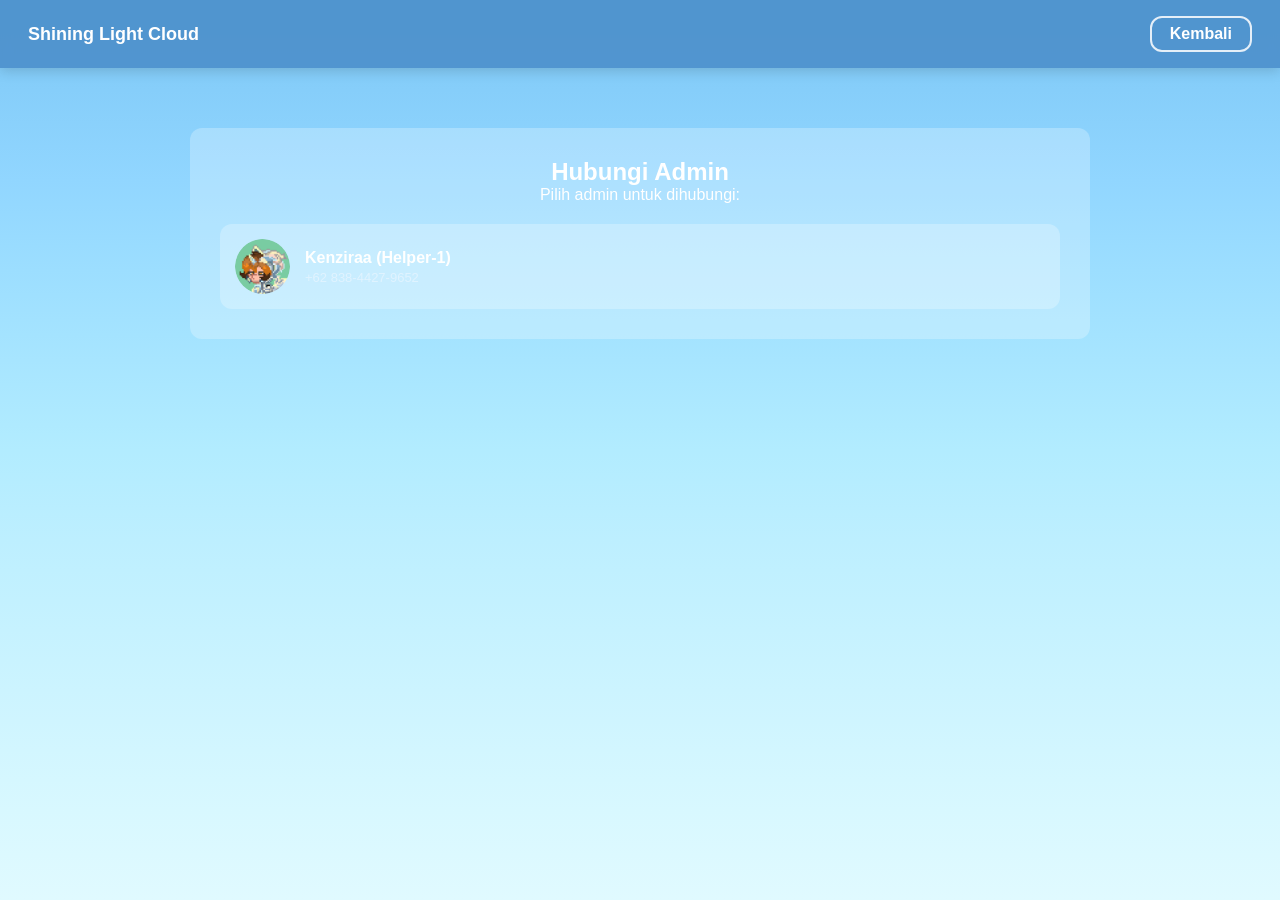
<file: pages/admin.html>
<!DOCTYPE html>
<html lang="id">
<head>
    <meta charset="UTF-8">
    <meta name="viewport" content="width=device-width, initial-scale=1.0">
    <title>Hubungi Admin</title>
        <link rel="icon" href="../assets/img/favicon.ico">
    <link rel="stylesheet" href="../assets/css/admin.css">
    <link rel="stylesheet" href="../assets/css/beranda/global.css">
</head>
<body>

    <header class="navbar">
        <div class="logo">Shining Light Cloud</div>

        <a href="../index.html" class="back-btn">Kembali</a>
    </header>

    <div class="container">
        <h2>Hubungi Admin</h2>
        <p>Pilih admin untuk dihubungi:</p>

        <a href="https://wa.me/6283844279652" class="admin-card">
            <img src="../assets/img/Kenziraa.png" class="profil-img">
            <div class="text">
                <h3>Kenziraa (Helper-1)</h3>
                <p>+62 838-4427-9652</p>
            </div>
        </a>

    </div>

</body>
</html>
</file>
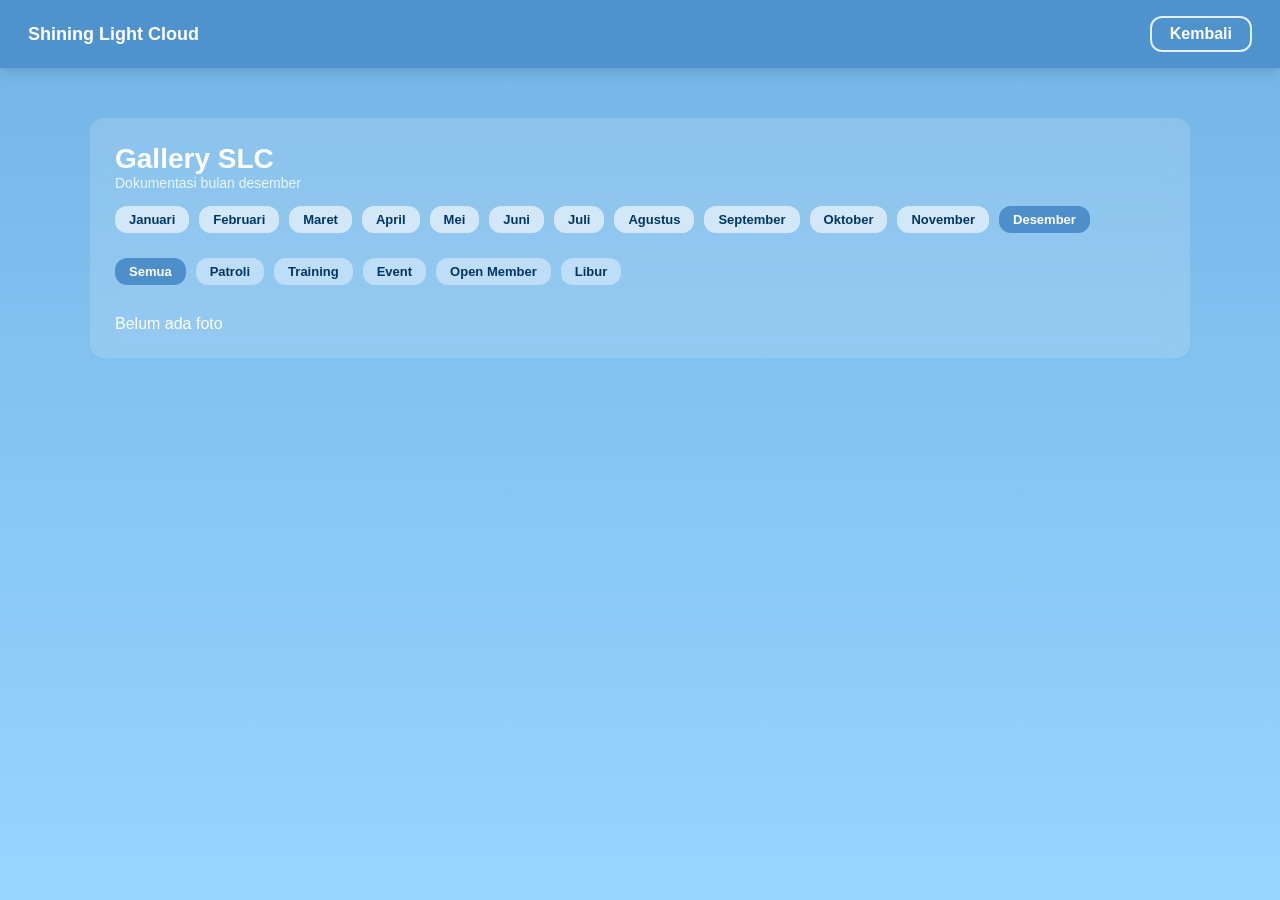
<file: pages/gallery.html>
<!DOCTYPE html>
<html lang="id">
<head>
    <meta charset="UTF-8">
    <meta name="viewport" content="width=device-width, initial-scale=1.0">
    <title>Gallery | SLC</title>

    <link rel="icon" href="../assets/img/favicon.ico">
    <link rel="stylesheet" href="../assets/css/beranda/global.css">
    <link rel="stylesheet" href="../assets/css/gallery.css">
</head>
<body>

    <header class="navbar">
        <h1 class="logo">Shining Light Cloud</h1>
        <a href="../index.html" class="back-btn">Kembali</a>
    </header>

    <div class="container">
        <h1 class="title">Gallery SLC</h1>
        <p class="subtitle" id="month-label">Dokumentasi bulan ini</p>

        <div class="month-menu" id="month-menu"></div>

        <div class="filter-menu">
            <button class="active" data-filter="semua">Semua</button>
            <button data-filter="patroli">Patroli</button>
            <button data-filter="training">Training</button>
            <button data-filter="event">Event</button>
            <button data-filter="opmem">Open Member</button>
            <button data-filter="libur">Libur</button>
        </div>

        <div class="gallery-grid"></div>
    </div>

    <script src="../assets/js/gallery.js"></script>

<div class="lightbox" id="lightbox">
    <span class="close">&times;</span>
    <img id="lightbox-img">
</div>

</body>
</html>
</file>
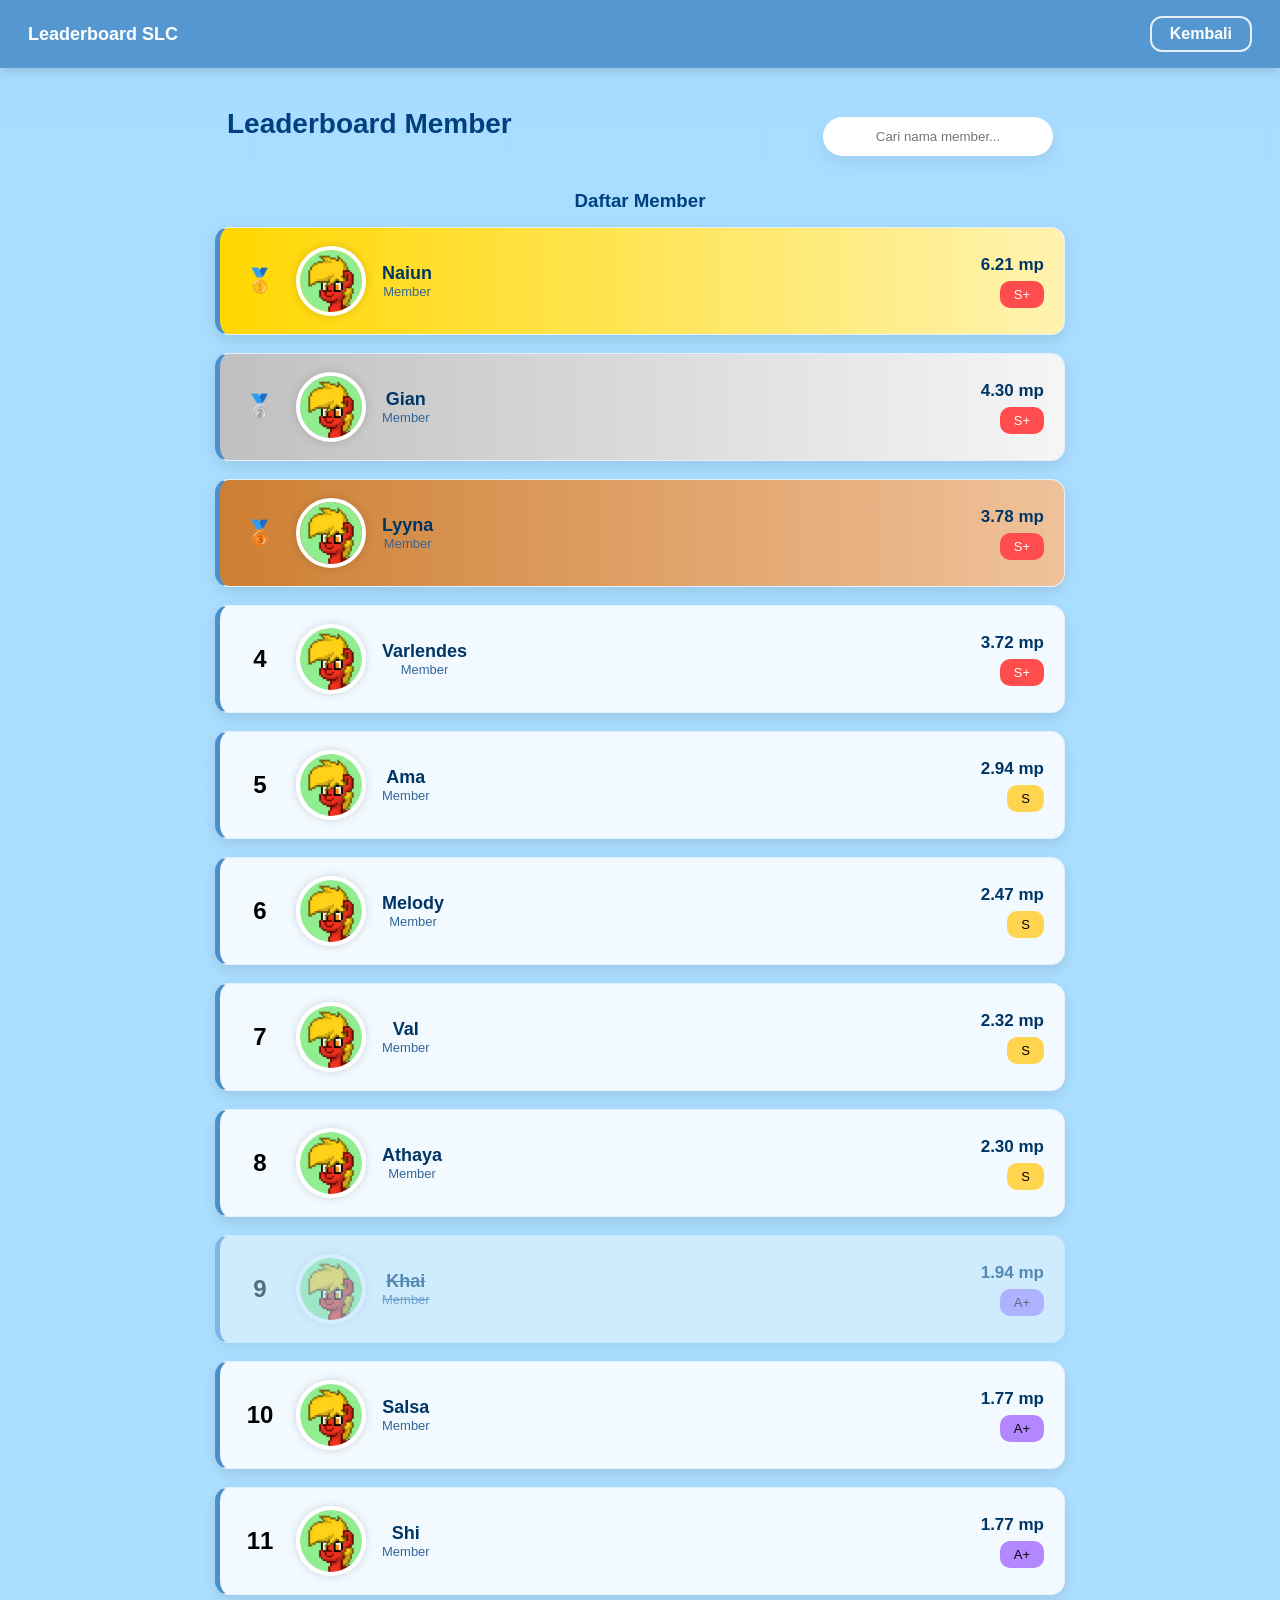
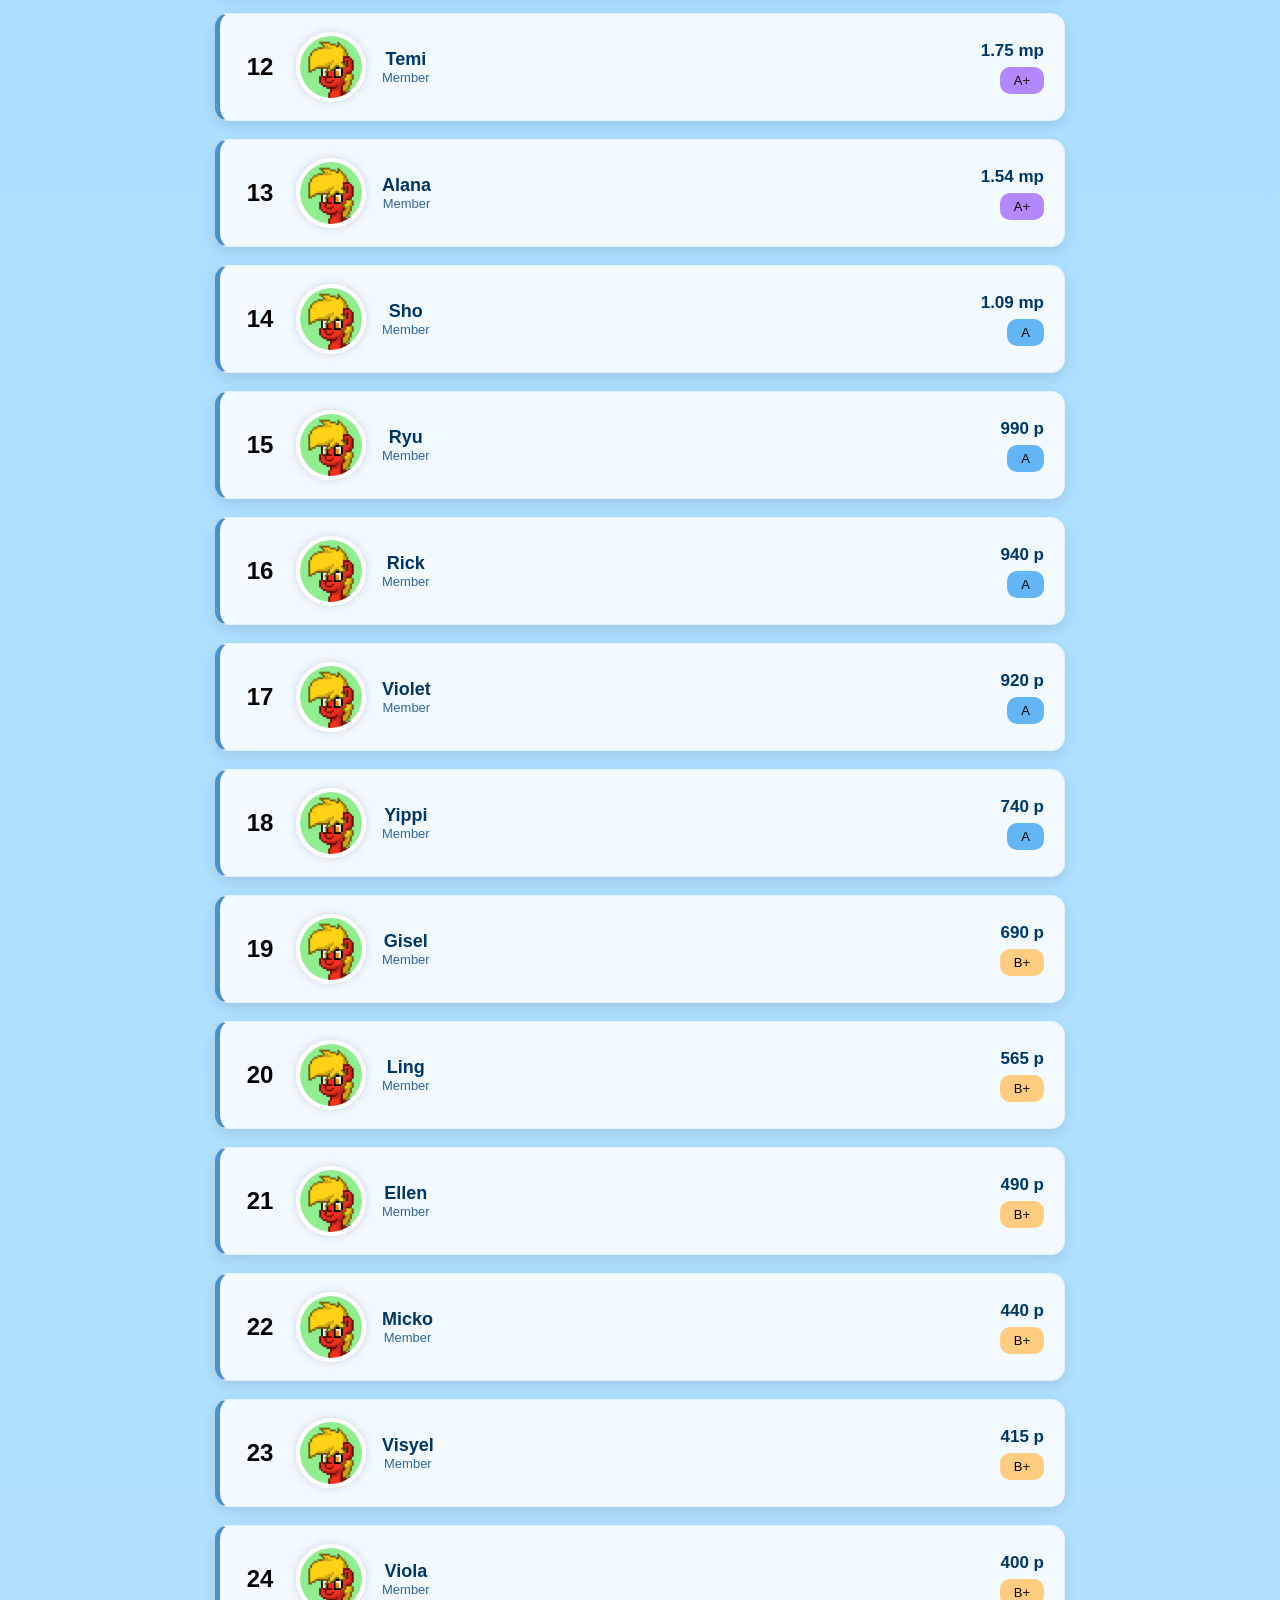
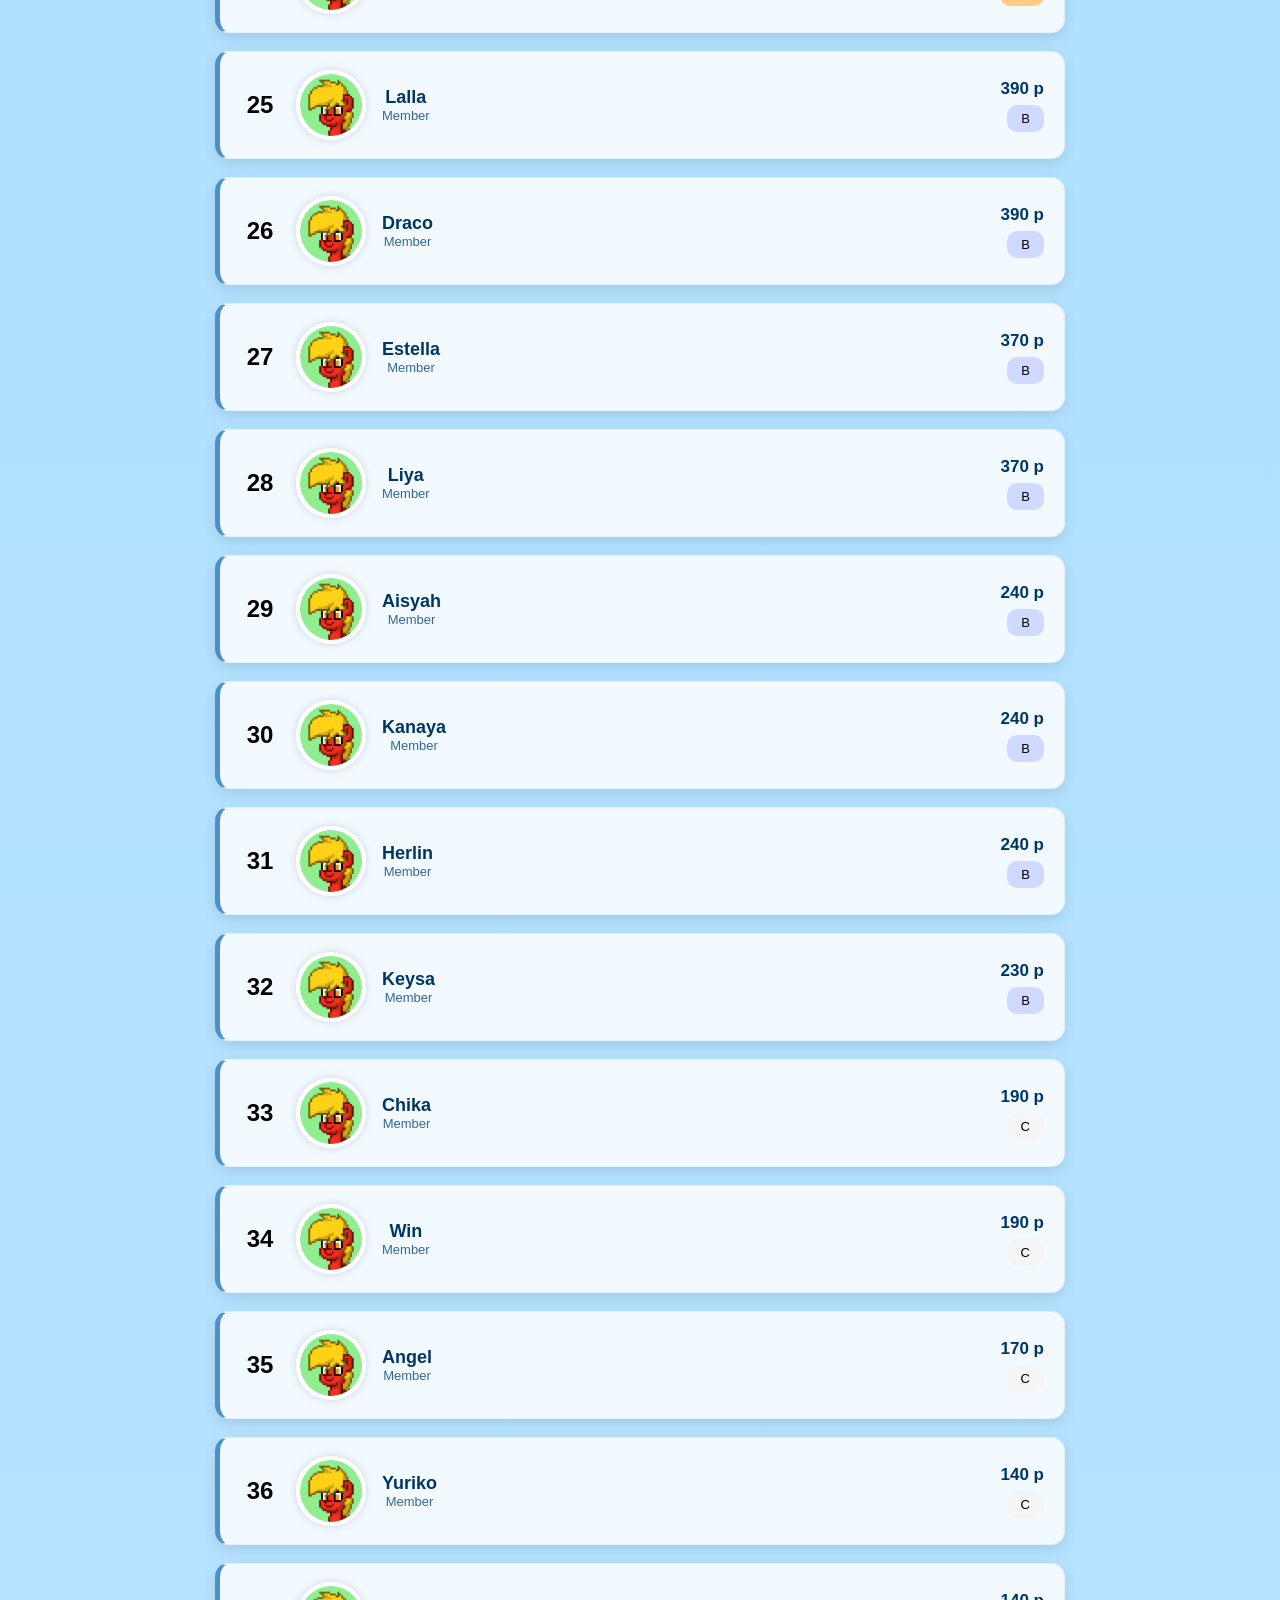
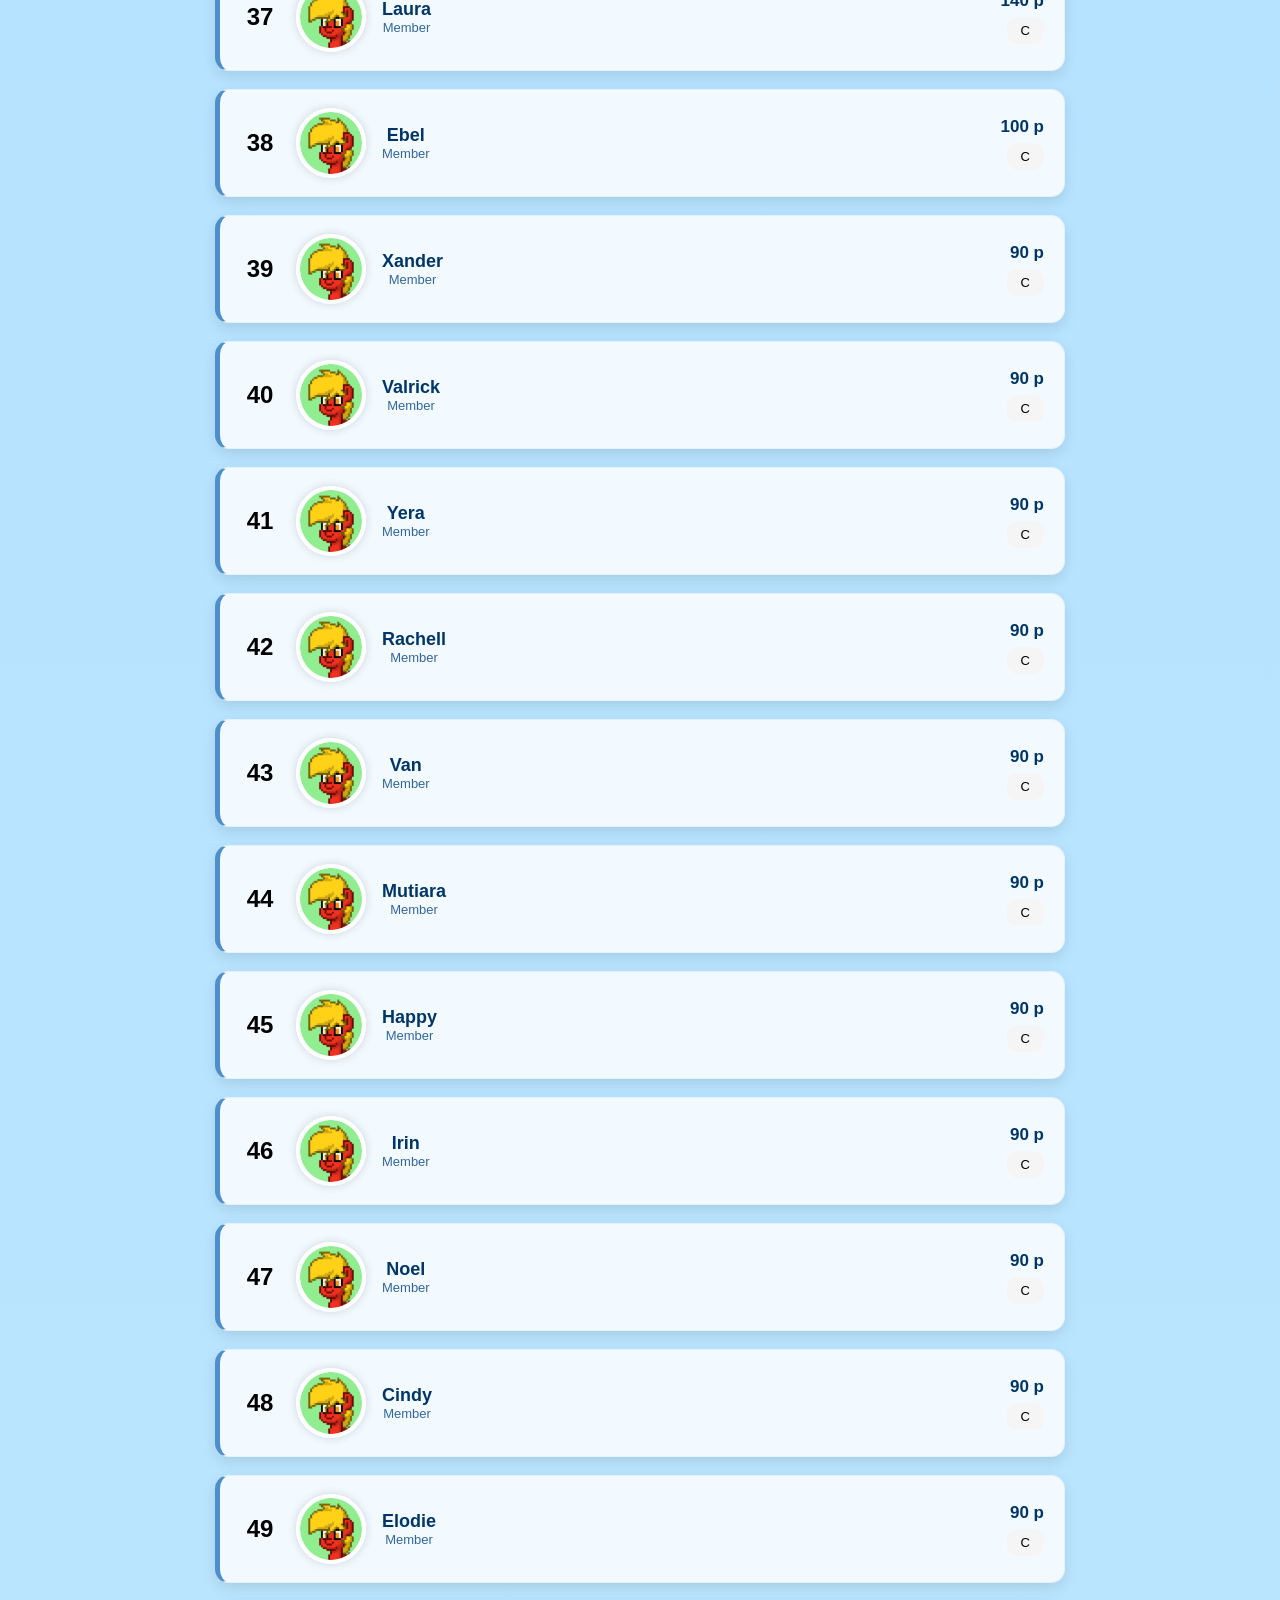
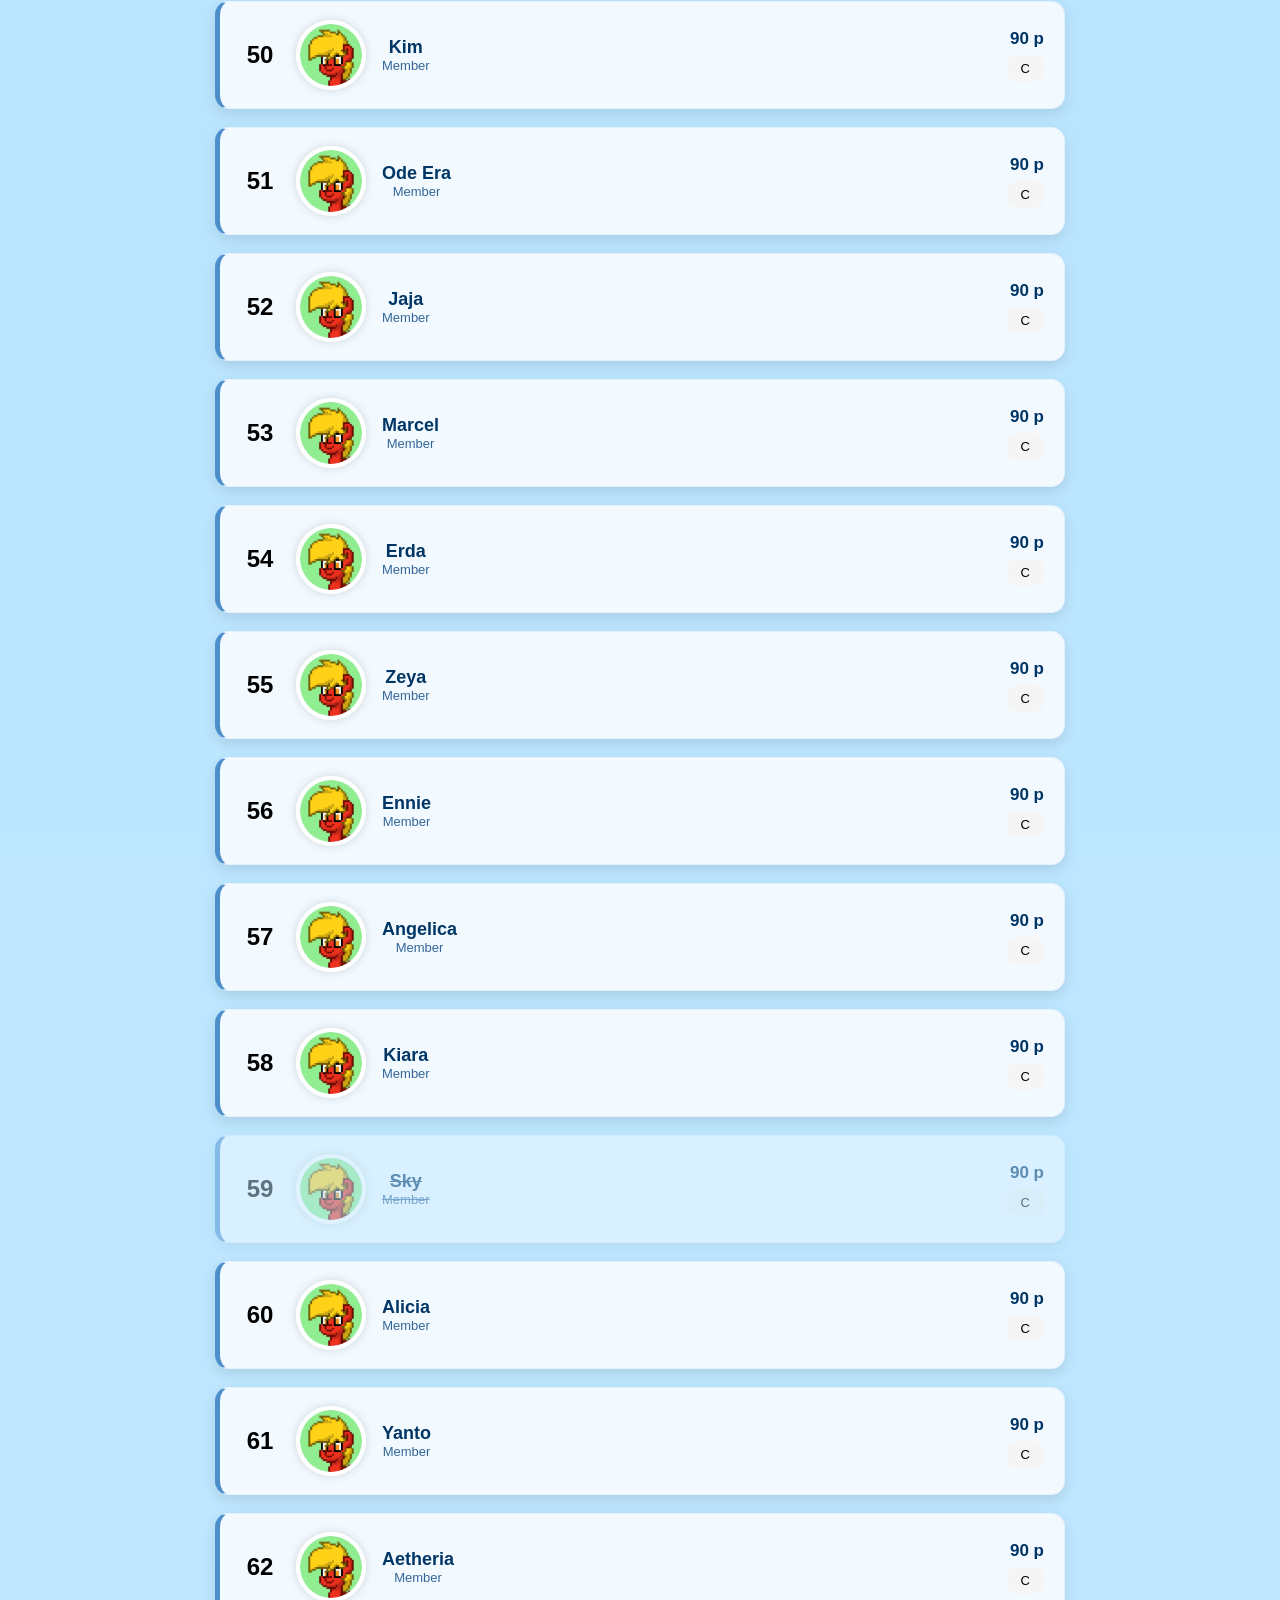
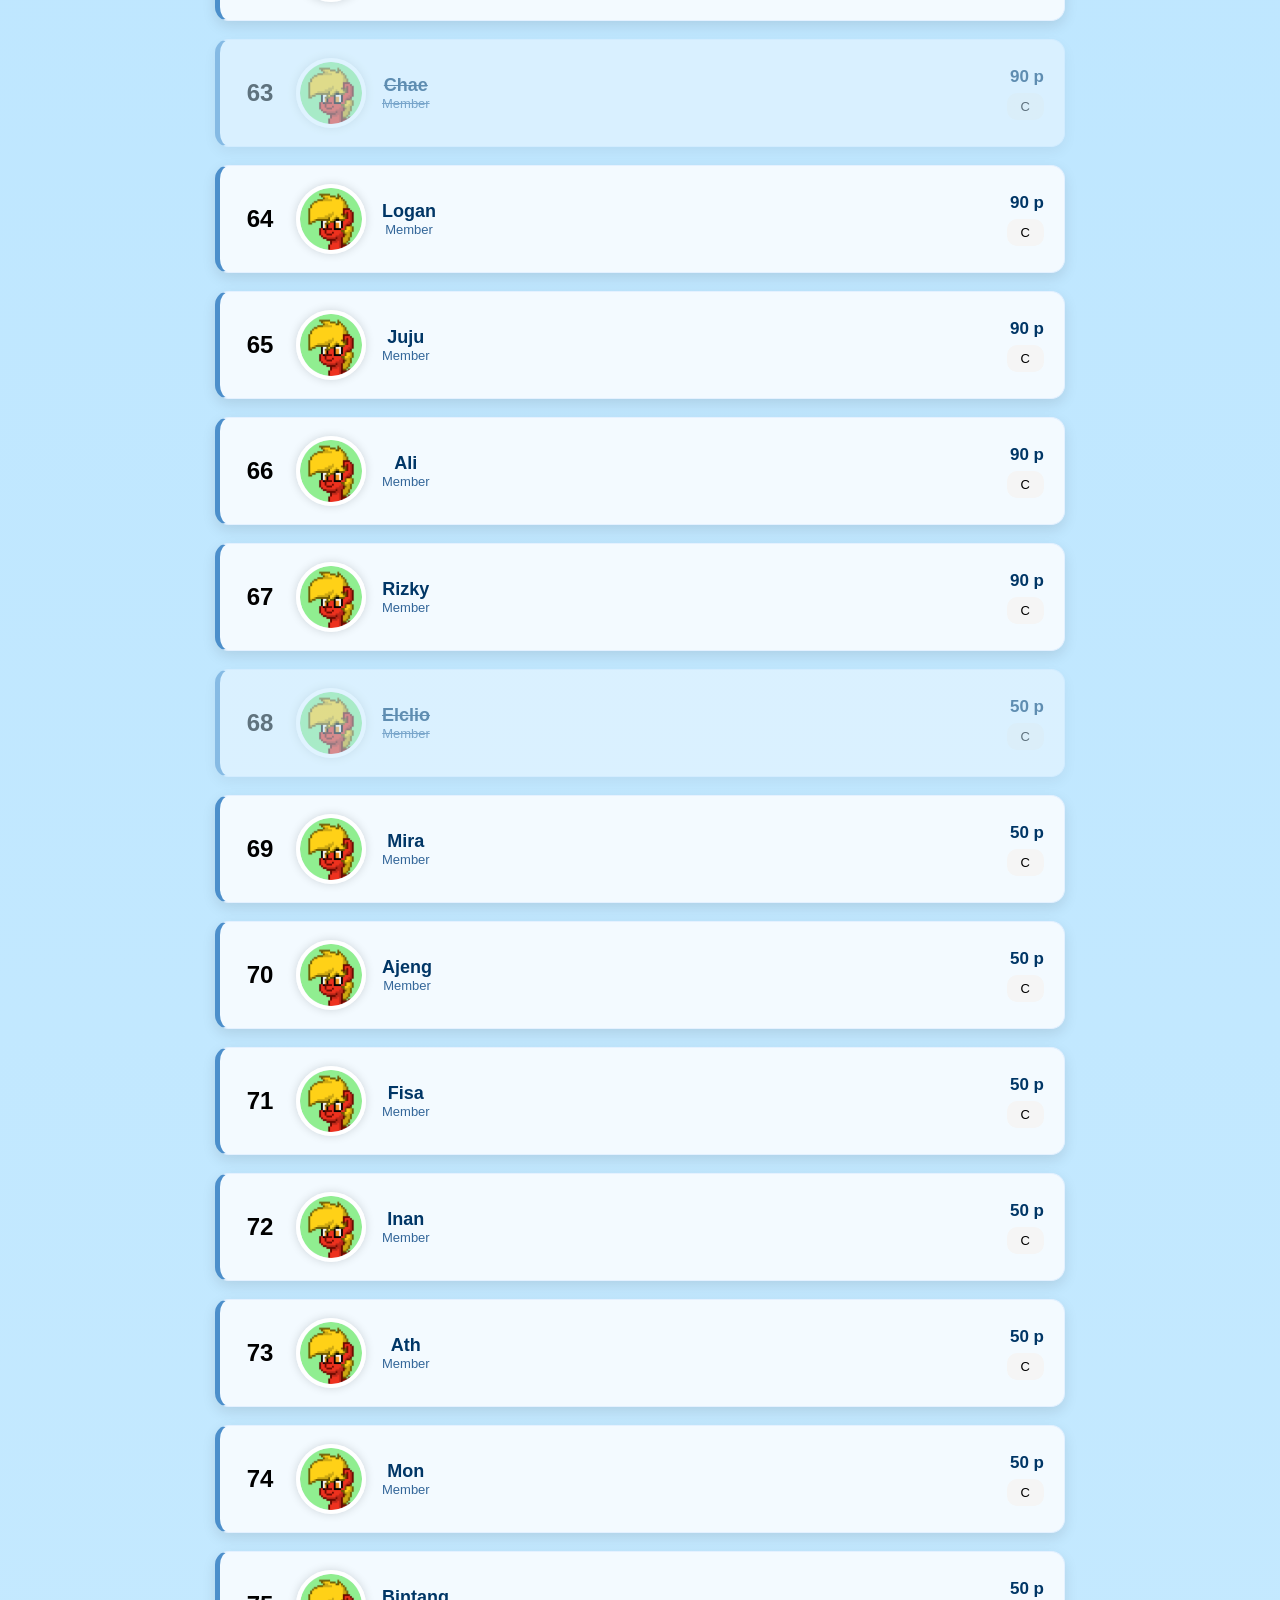
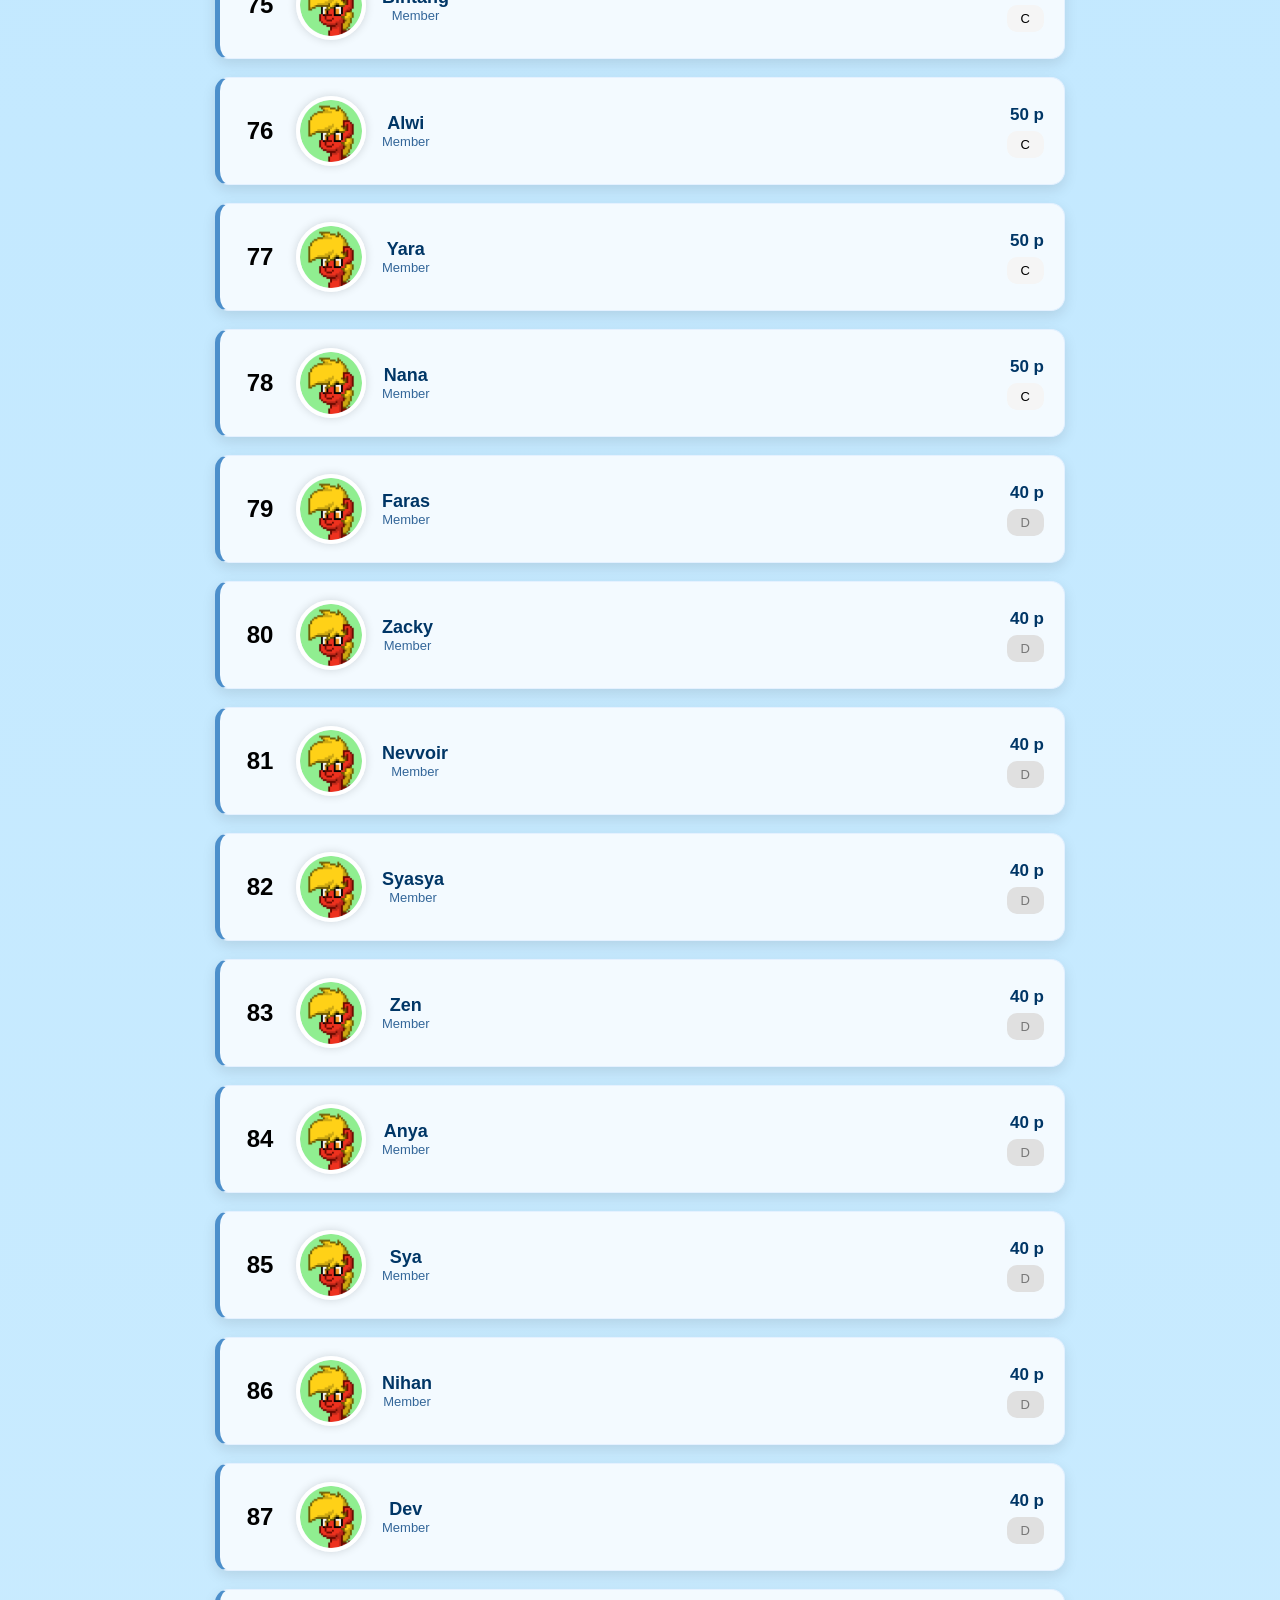
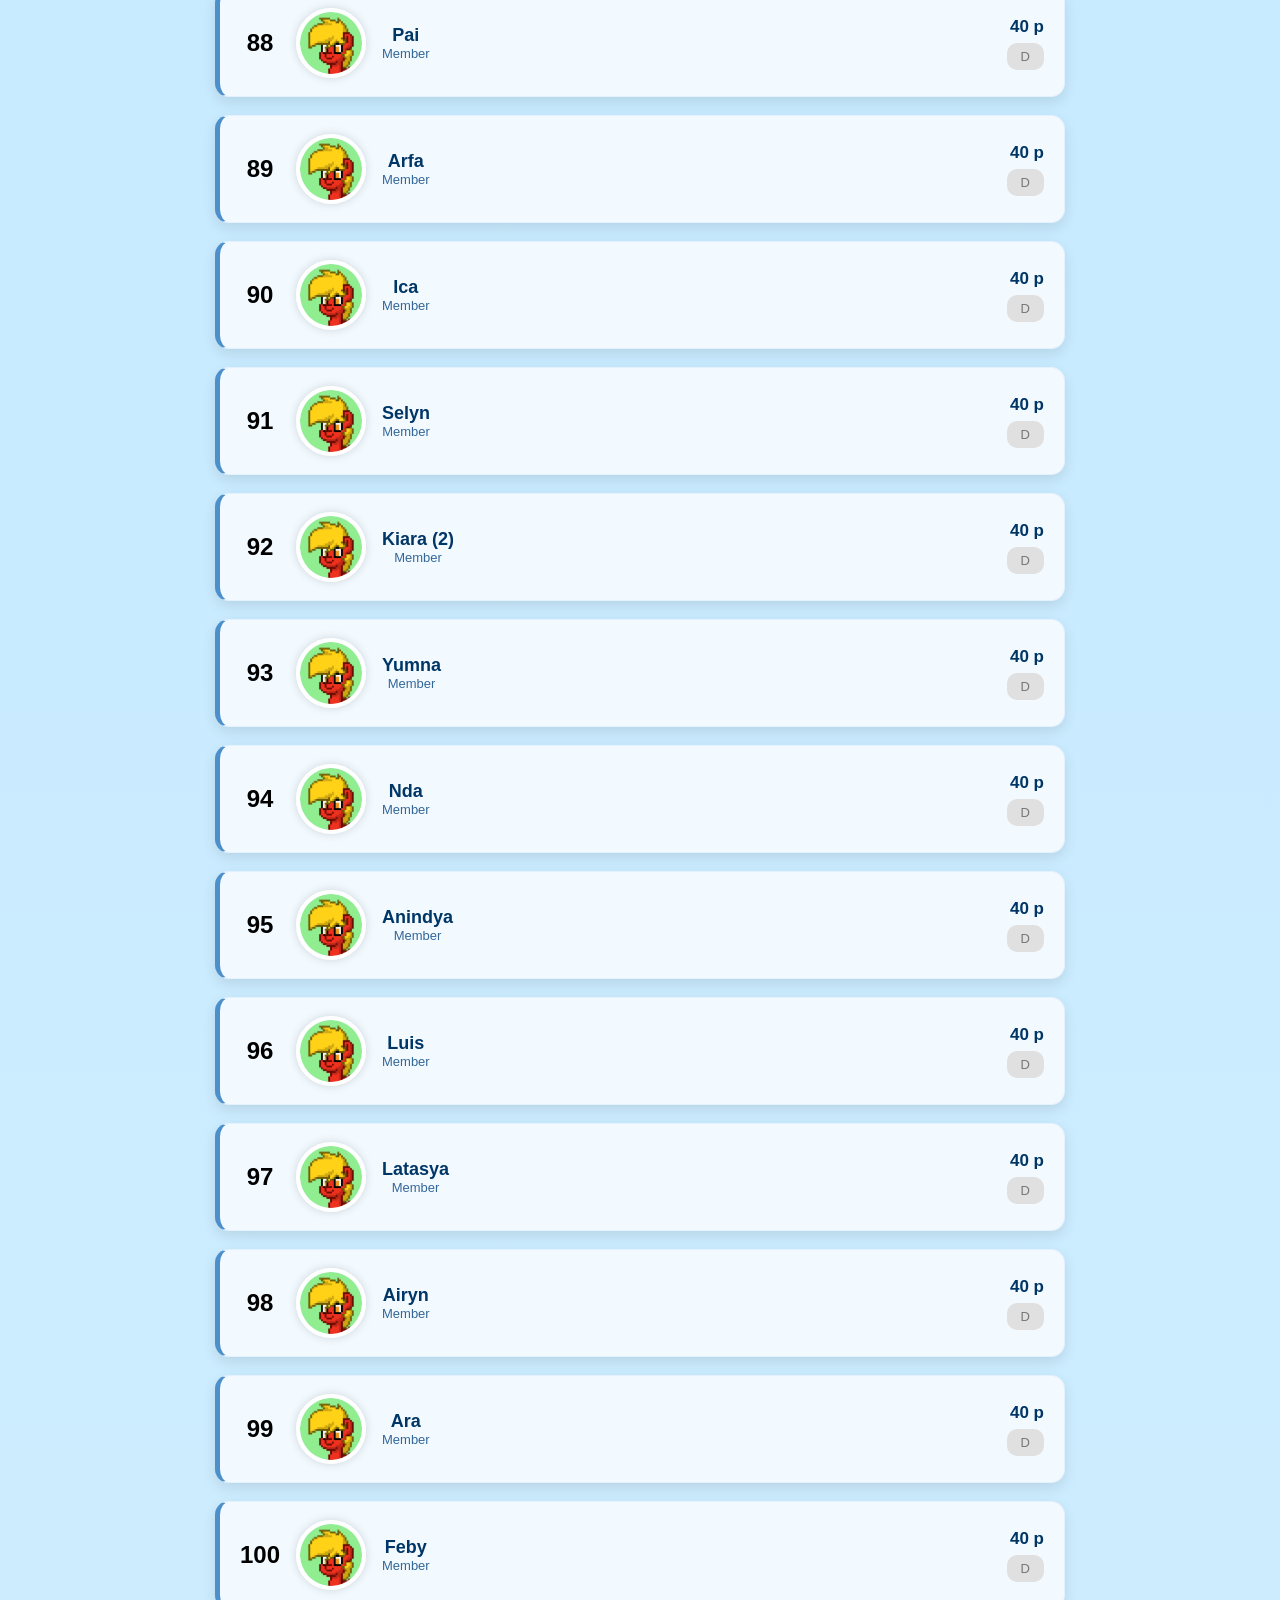
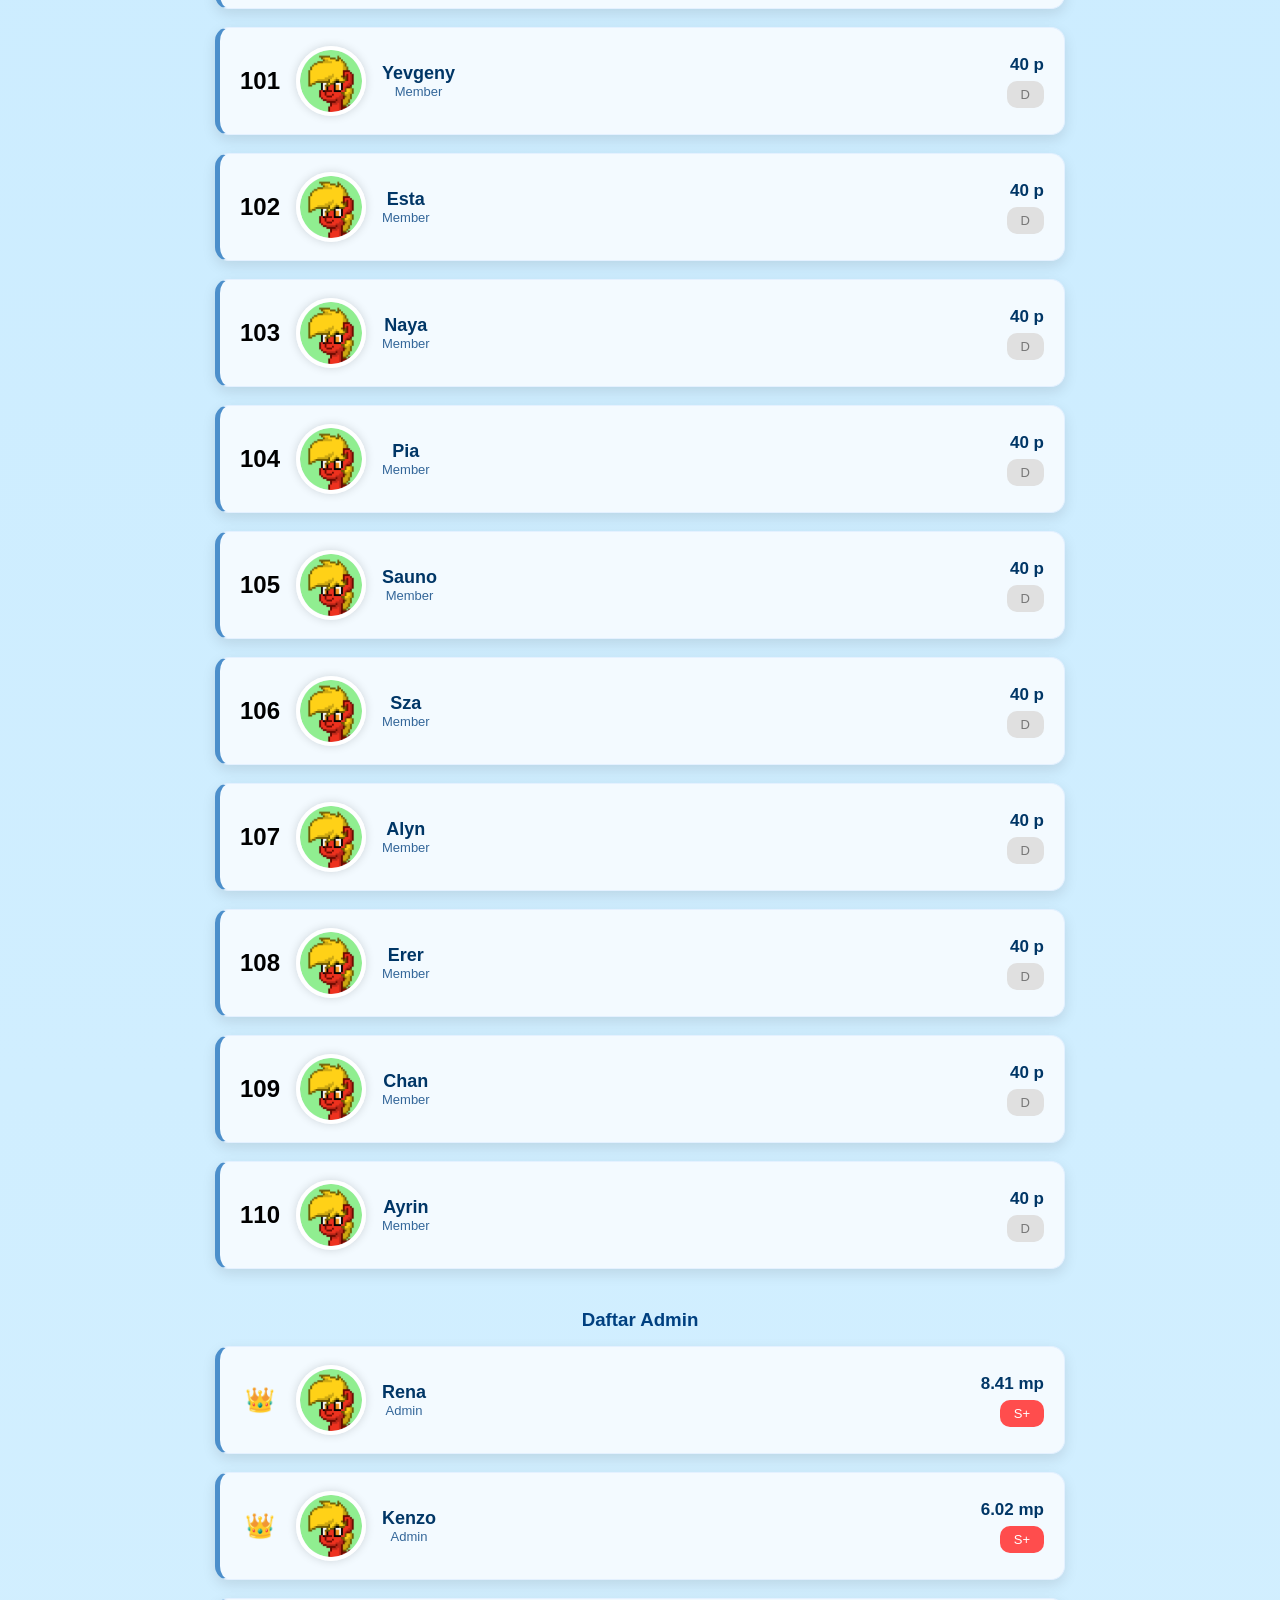
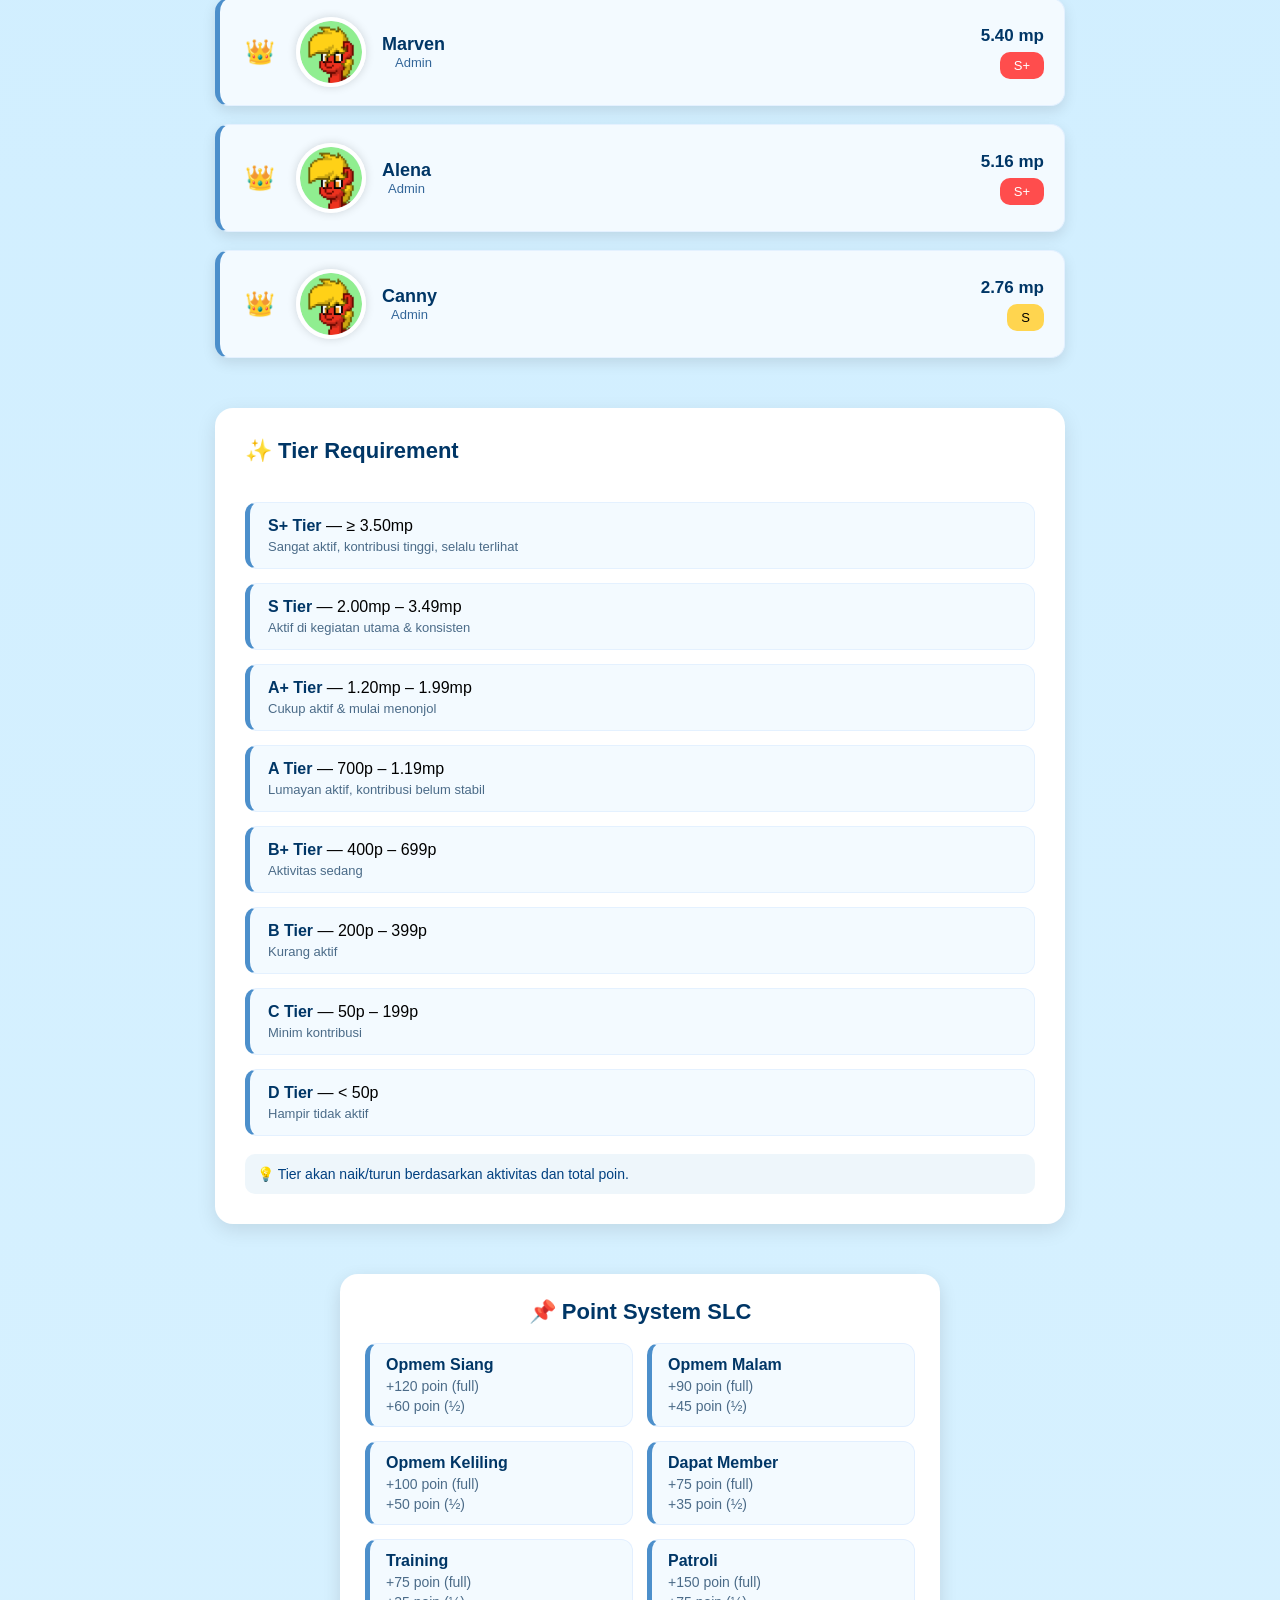
<file: pages/ranking.html>
<!DOCTYPE html>
<html lang="id">
<head>
    <meta charset="UTF-8">
    <meta name="viewport" content="width=device-width, initial-scale=1.0">
    <title>Ranking | SLC</title>

    <link rel="stylesheet" href="../assets/css/ranking.css">
</head>
<body>

<!-- NAVBAR -->
<nav class="navbar">
    <div class="logo">Leaderboard SLC</div>
    <a href="../index.html" class="back-btn">Kembali</a>
</nav>

<section class="ranking">

    <!-- TITLE + SEARCH -->
    <div class="title-row">
        <h2>Leaderboard Member</h2>

        <div class="search-wrapper">
            <input type="text" id="searchInput" placeholder="Cari nama member...">
        </div>
    </div>

    <!-- MEMBER SECTION -->
    <div class="ranking-container">
        <h3 class="sub-title">Daftar Member</h3>
        <div id="rankingContainer" class="rank-container">
            <!-- AUTO JS -->
        </div>
    </div>

    <!-- ADMIN SECTION -->
    <div class="ranking-container admin-container">
        <h3 class="sub-title">Daftar Admin</h3>
        <div id="adminContainer" class="admin-card-list">
            <!-- AUTO JS -->
        </div>
    </div>

    <!-- TIER REQUIREMENT -->
    <div class="tier-info">
        <h3>✨ Tier Requirement</h3><br>

        <ul class="tier-list">
            <li><strong class="tier-badge s-plus">S+ Tier</strong> — ≥ 3.50mp  
                <span>Sangat aktif, kontribusi tinggi, selalu terlihat</span>
            </li>

            <li><strong class="tier-badge s">S Tier</strong> — 2.00mp – 3.49mp  
                <span>Aktif di kegiatan utama & konsisten</span>
            </li>

            <li><strong class="tier-badge a-plus">A+ Tier</strong> — 1.20mp – 1.99mp  
                <span>Cukup aktif & mulai menonjol</span>
            </li>

            <li><strong class="tier-badge a">A Tier</strong> — 700p – 1.19mp  
                <span>Lumayan aktif, kontribusi belum stabil</span>
            </li>

            <li><strong class="tier-badge b-plus">B+ Tier</strong> — 400p – 699p  
                <span>Aktivitas sedang</span>
            </li>

            <li><strong class="tier-badge b">B Tier</strong> — 200p – 399p  
                <span>Kurang aktif</span>
            </li>

            <li><strong class="tier-badge c">C Tier</strong> — 50p – 199p  
                <span>Minim kontribusi</span>
            </li>

            <li><strong class="tier-badge d">D Tier</strong> — &lt; 50p  
                <span>Hampir tidak aktif</span>
            </li>
        </ul>

        <p class="tier-note">
            💡 Tier akan naik/turun berdasarkan aktivitas dan total poin.
        </p>
    </div>

    <!-- POINT SYSTEM SECTION -->
    <div class="point-system">
        <h3>📌 Point System SLC</h3>

        <div class="point-table">
            
            <div class="point-item">
                <h4>Opmem Siang</h4>
                <p>+120 poin (full)</p>
                <p>+60 poin (½)</p>
            </div>

            <div class="point-item">
                <h4>Opmem Malam</h4>
                <p>+90 poin (full)</p>
                <p>+45 poin (½)</p>
            </div>

            <div class="point-item">
                <h4>Opmem Keliling</h4>
                <p>+100 poin (full)</p>
                <p>+50 poin (½)</p>
            </div>

            <div class="point-item">
                <h4>Dapat Member</h4>
                <p>+75 poin (full)</p>
                <p>+35 poin (½)</p>
            </div>

            <div class="point-item">
                <h4>Training</h4>
                <p>+75 poin (full)</p>
                <p>+35 poin (½)</p>
            </div>

            <div class="point-item">
                <h4>Patroli</h4>
                <p>+150 poin (full)</p>
                <p>+75 poin (½)</p>
            </div>

            <div class="point-item">
                <h4>Collab</h4>
                <p>+300 poin (full)</p>
                <p>+150 poin (½)</p>
            </div>

        </div>

        <div class="point-note">
            <p>• Kegiatan di luar jam operasional tidak dihitung.</p>
            <p>• Poin hanya dihitung jika mengikuti kegiatan penuh / setengah.</p>
            <p>• Manipulasi poin = tidak dihitung.</p>
            <p>• Staff berhak menolak atau menghapus poin yang tidak valid.</p>
        </div>
    </div>

</section>

<script type="module" src="../assets/js/ranking.js"></script>

</body>
</html>
</file>
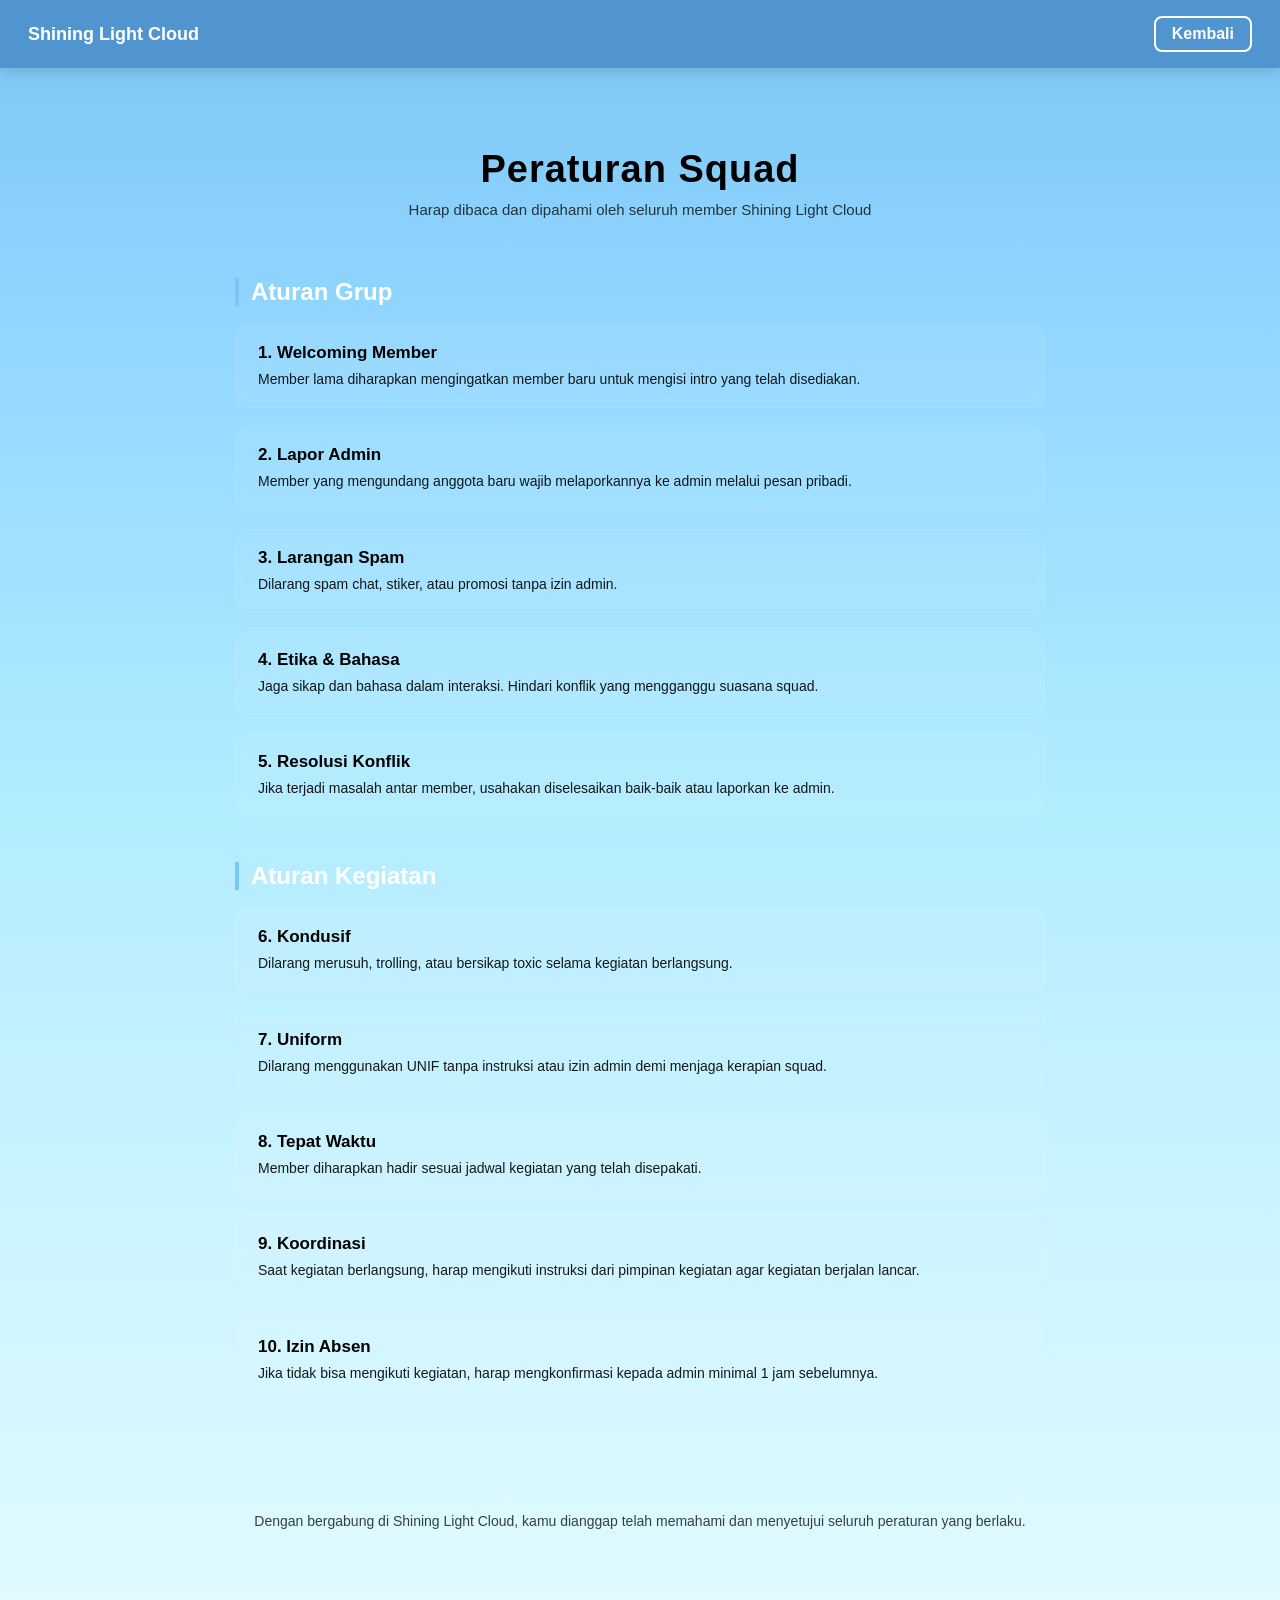
<file: pages/rules.html>
<!DOCTYPE html>
<html lang="id">
<head>
    <meta charset="UTF-8">
    <meta name="viewport" content="width=device-width, initial-scale=1.0">
    <title>Rules - Shining Light Cloud</title>

    <link rel="icon" href="../assets/img/favicon.ico">
    <link rel="stylesheet" href="../assets/css/beranda/global.css">
    <link rel="stylesheet" href="../assets/css/rules-page.css">
</head>
<body>

<nav class="navbar">
    <div class="logo">Shining Light Cloud</div>
    <a href="../index.html" class="back-btn">Kembali</a>
</nav>

<section class="rules-header">
    <h1>Peraturan Squad</h1>
    <p>Harap dibaca dan dipahami oleh seluruh member Shining Light Cloud</p>
</section>

<section class="rules-content">

    <!-- ATURAN GRUP -->
    <div class="rules-group">
        <h2>Aturan Grup</h2>

        <div class="rule-item">
            <h3>1. Welcoming Member</h3>
            <p>Member lama diharapkan mengingatkan member baru untuk mengisi intro yang telah disediakan.</p>
        </div>

        <div class="rule-item">
            <h3>2. Lapor Admin</h3>
            <p>Member yang mengundang anggota baru wajib melaporkannya ke admin melalui pesan pribadi.</p>
        </div>

        <div class="rule-item">
            <h3>3. Larangan Spam</h3>
            <p>Dilarang spam chat, stiker, atau promosi tanpa izin admin.</p>
        </div>

        <div class="rule-item">
            <h3>4. Etika & Bahasa</h3>
            <p>Jaga sikap dan bahasa dalam interaksi. Hindari konflik yang mengganggu suasana squad.</p>
        </div>

        <div class="rule-item">
            <h3>5. Resolusi Konflik</h3>
            <p>Jika terjadi masalah antar member, usahakan diselesaikan baik-baik atau laporkan ke admin.</p>
        </div>
    </div>

    <!-- ATURAN KEGIATAN -->
    <div class="rules-group">
        <h2>Aturan Kegiatan</h2>

        <div class="rule-item">
            <h3>6. Kondusif</h3>
            <p>Dilarang merusuh, trolling, atau bersikap toxic selama kegiatan berlangsung.</p>
        </div>

        <div class="rule-item">
            <h3>7. Uniform</h3>
            <p>Dilarang menggunakan UNIF tanpa instruksi atau izin admin demi menjaga kerapian squad.</p>
        </div>

        <div class="rule-item">
            <h3>8. Tepat Waktu</h3>
            <p>Member diharapkan hadir sesuai jadwal kegiatan yang telah disepakati.</p>
        </div>

        <div class="rule-item">
            <h3>9. Koordinasi</h3>
            <p>Saat kegiatan berlangsung, harap mengikuti instruksi dari pimpinan kegiatan agar kegiatan berjalan lancar.</p>
        </div>

        <div class="rule-item">
            <h3>10. Izin Absen</h3>
            <p>Jika tidak bisa mengikuti kegiatan, harap mengkonfirmasi kepada admin minimal 1 jam sebelumnya.</p>
        </div>
    </div>

</section>

<section class="rules-footer">
    <p>Dengan bergabung di Shining Light Cloud, kamu dianggap telah memahami dan menyetujui seluruh peraturan yang berlaku.</p>
</section>

</body>
</html>
</file>
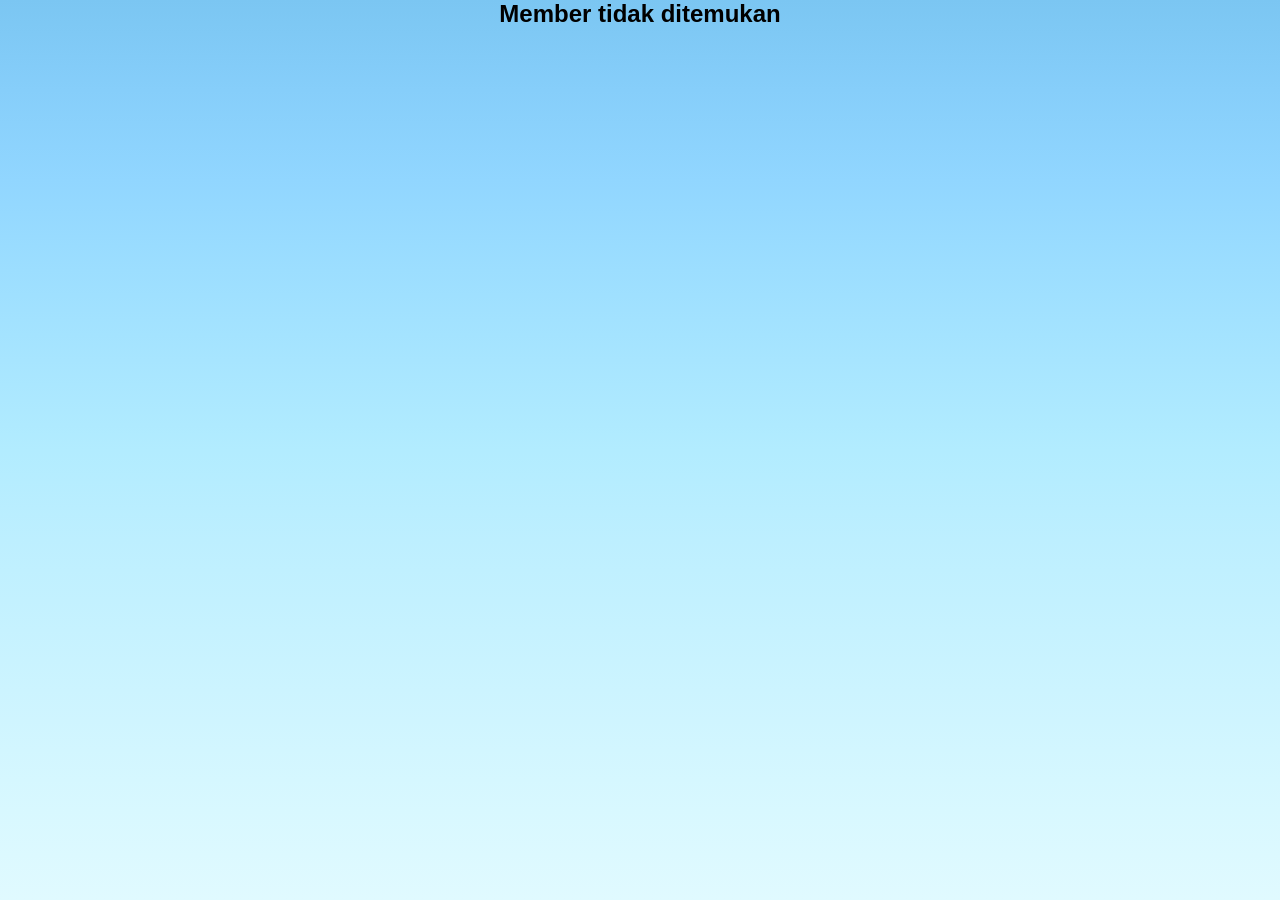
<file: pages/member/member-card.html>
<!DOCTYPE html>
<html lang="id">
<head>
    <meta charset="UTF-8">
    <meta name="viewport" content="width=device-width, initial-scale=1.0">
    <title>Detail Member</title>
    <link rel="stylesheet" href="../../assets/css/member-card.css">
    <link rel="stylesheet" href="../../assets/css/beranda/global.css">
    <link rel="icon" href="../../assets/img/favicon.ico">
</head>
<body>

<header class="navbar">
    <h1 class="logo">Shining Light Cloud</h1>
    <a href="member-list.html" class="back-btn">Kembali</a>
</header>

<div class="wrapper">

    <!-- ✨ CARD dengan ID → agar JS bisa pasang tier-nya -->
    <div id="card" class="card-container" data-tier="">

        <!-- 🔥 Badge tier (diisi otomatis lewat CSS berdasarkan data-tier) -->
        <div class="tier-badge"></div>

        <!-- 🖼 Foto Profil -->
        <div class="photo">
            <img id="photo" src="">
        </div>

        <!-- 👤 Nama -->
        <h2 class="name" id="name"></h2>

        <!-- 📊 Info Table -->
        <table class="info-table">
            <tr><td>Role</td><td id="role"></td></tr>
            <tr><td>Point</td><td id="point"></td></tr>
            <tr><td>Tier</td><td id="tier"></td></tr>
        </table>

    </div>

</div>

<!-- JS -->
<script type="module" src="../../assets/js/member-card.js"></script>

</body>
</html>
</file>
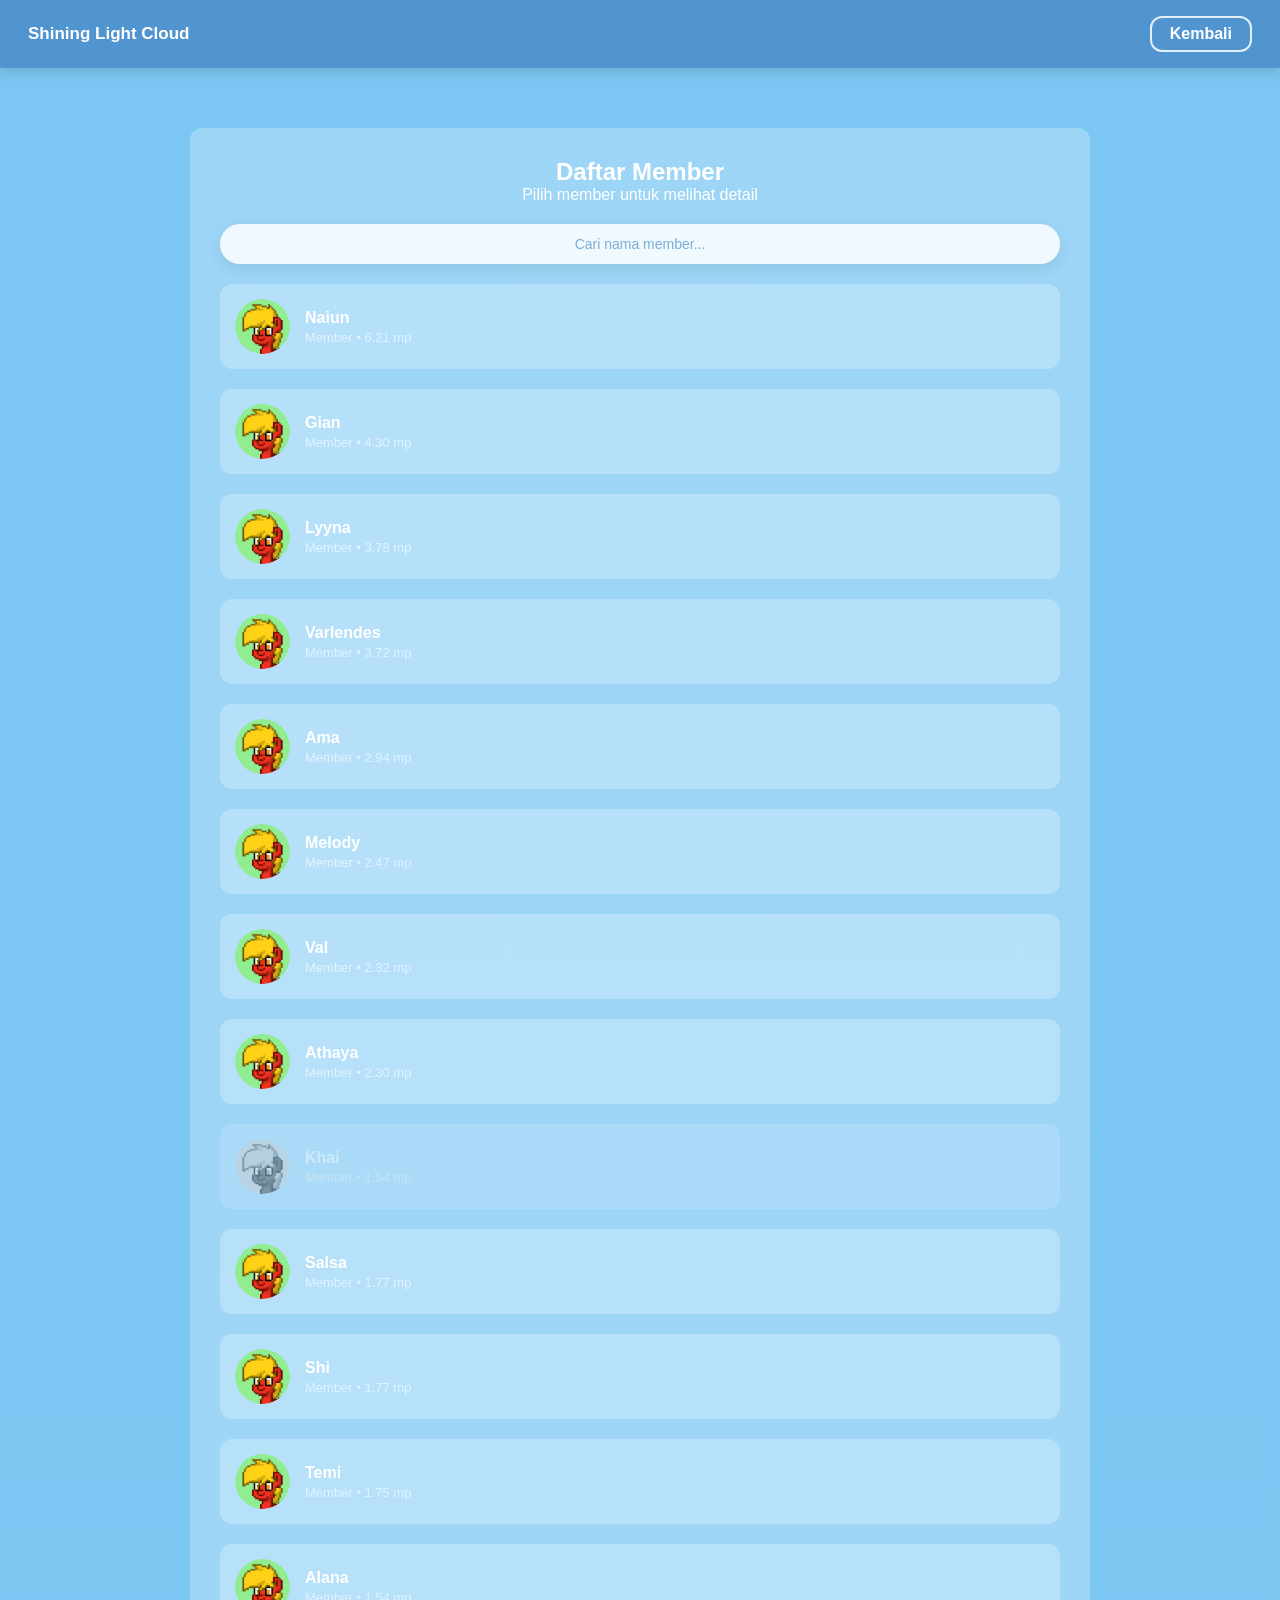
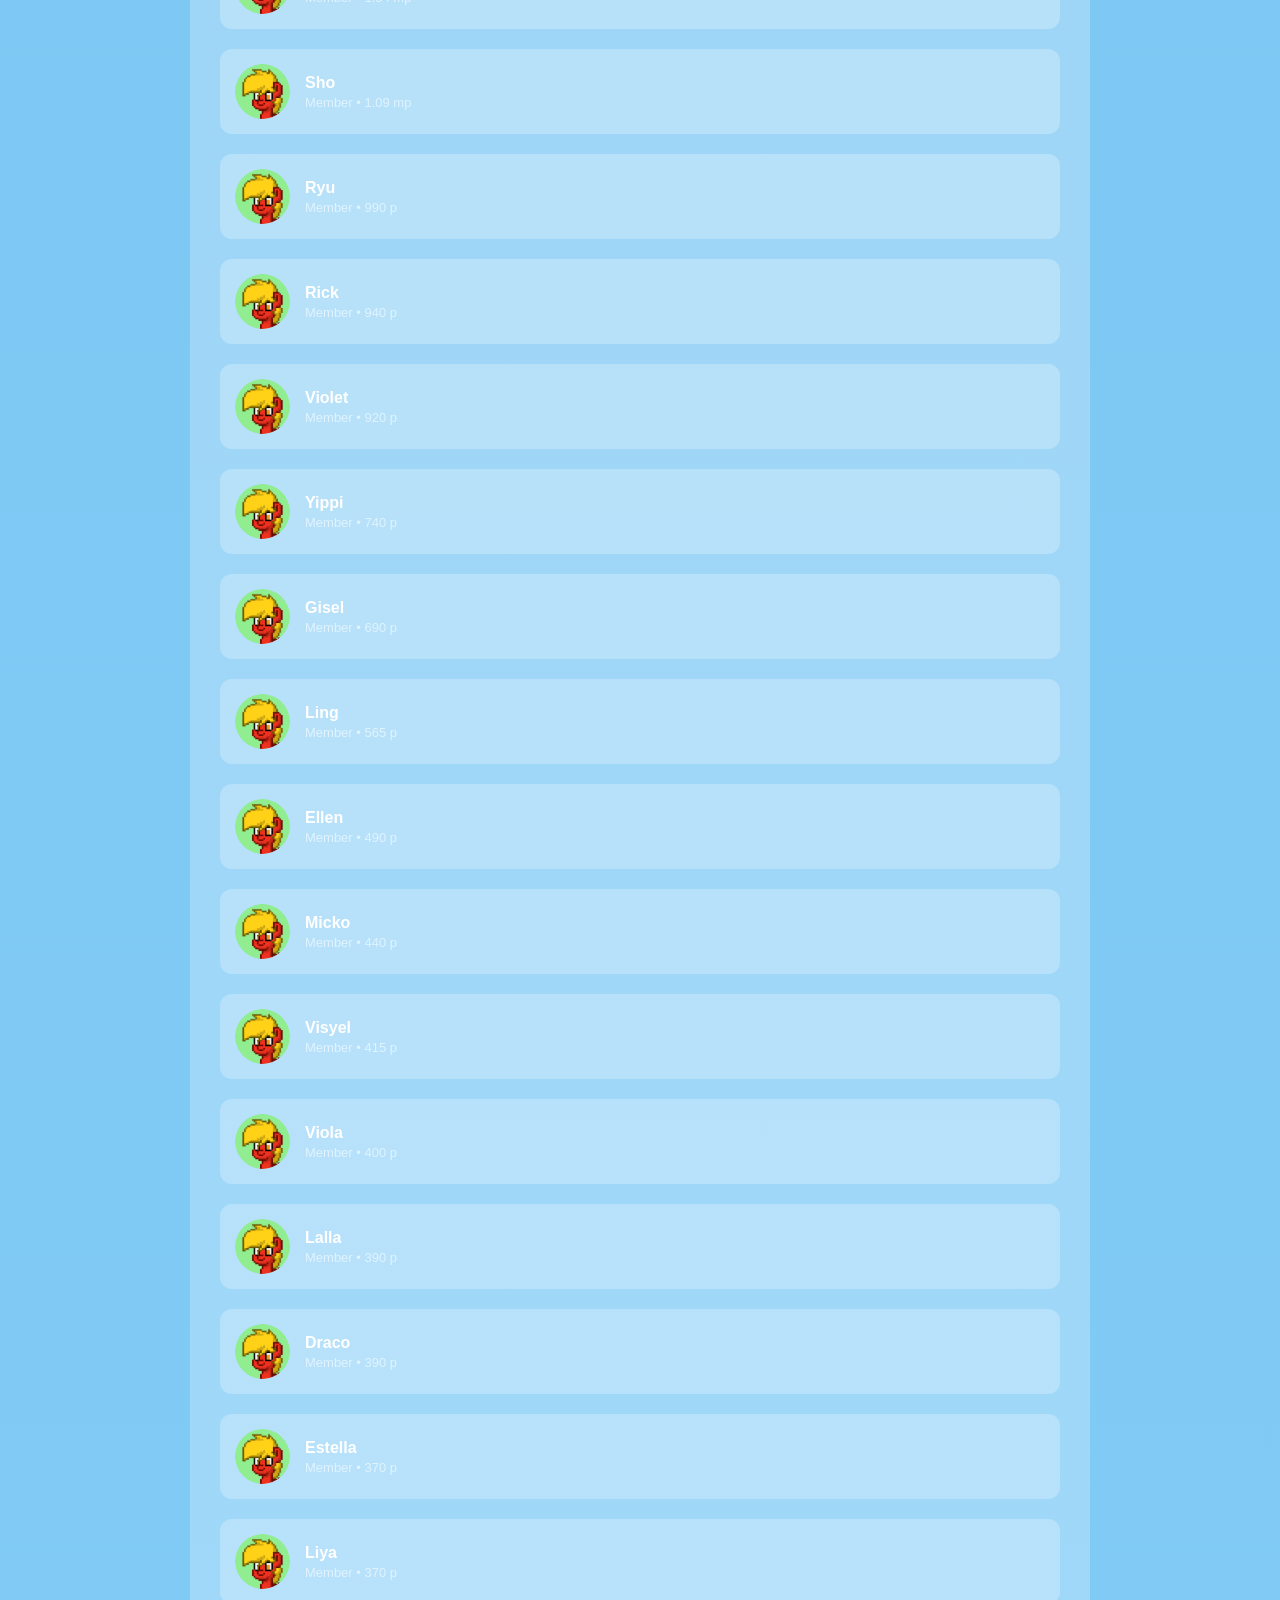
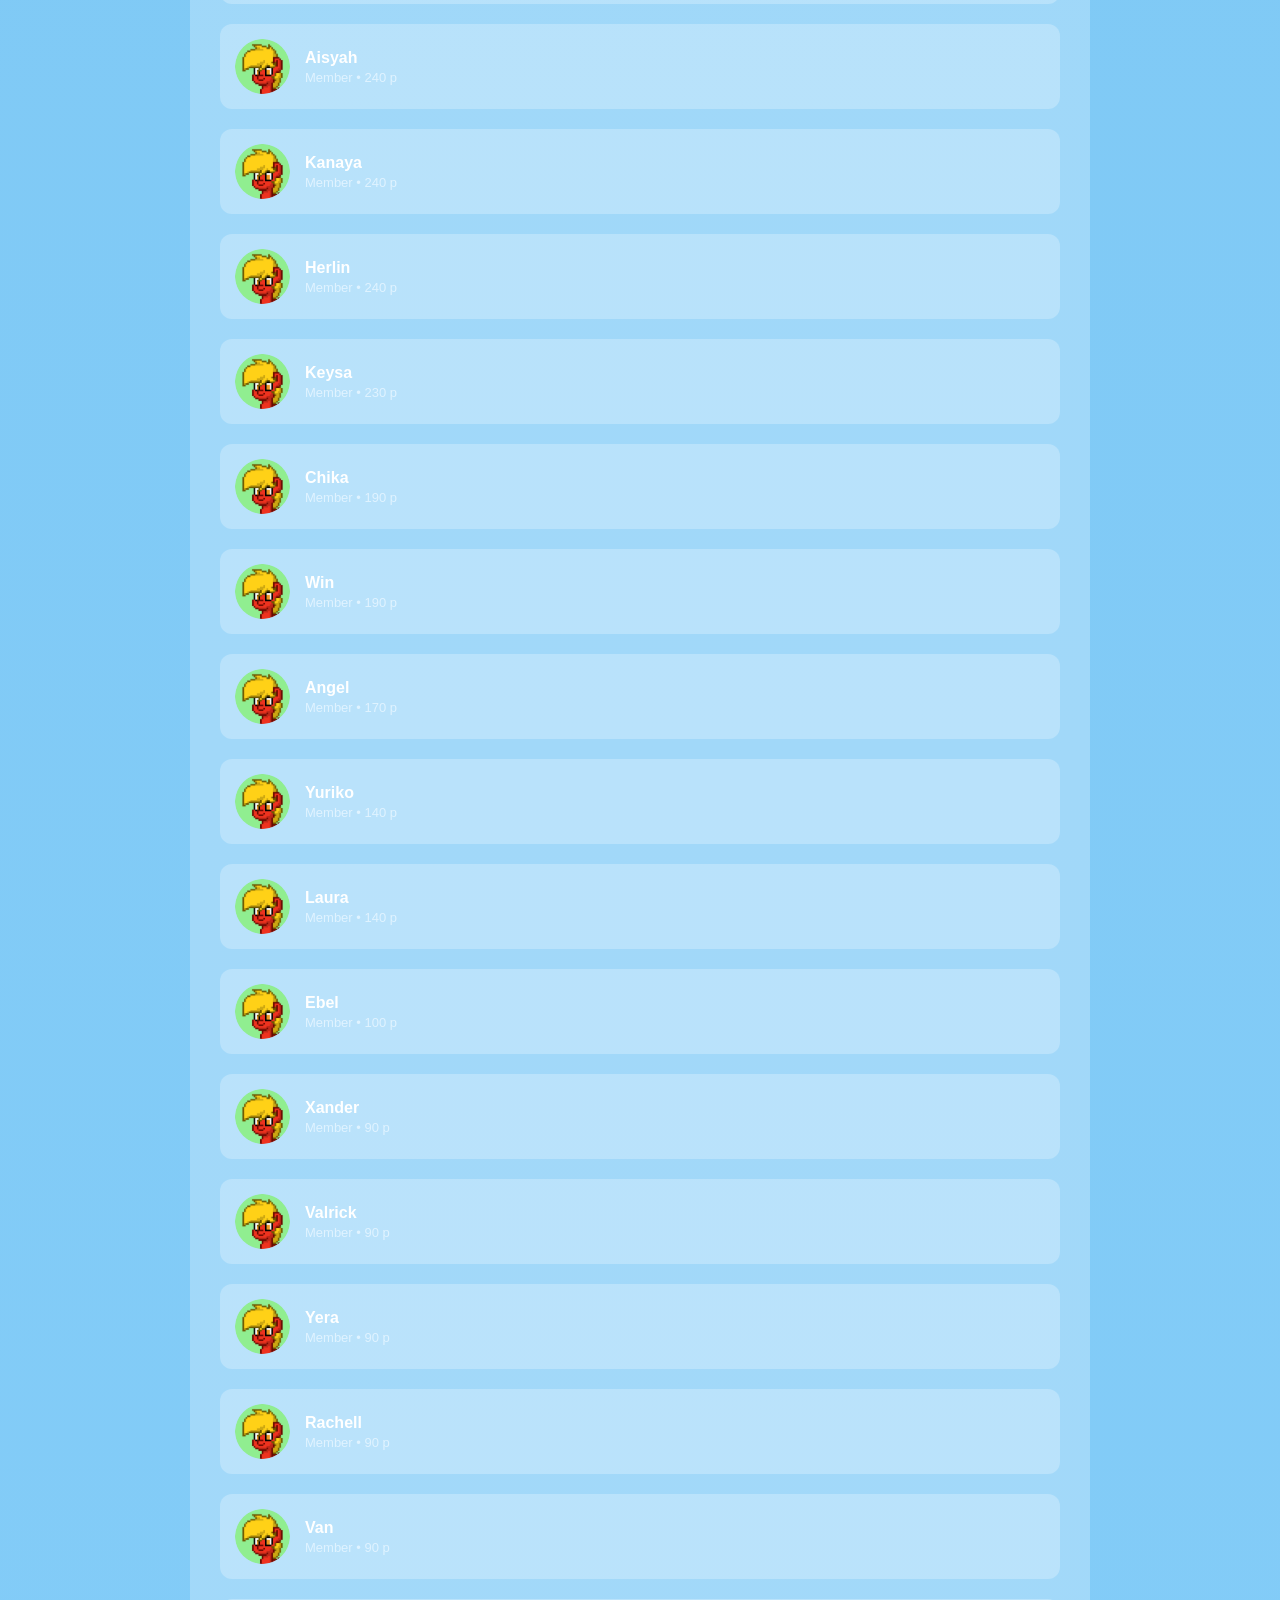
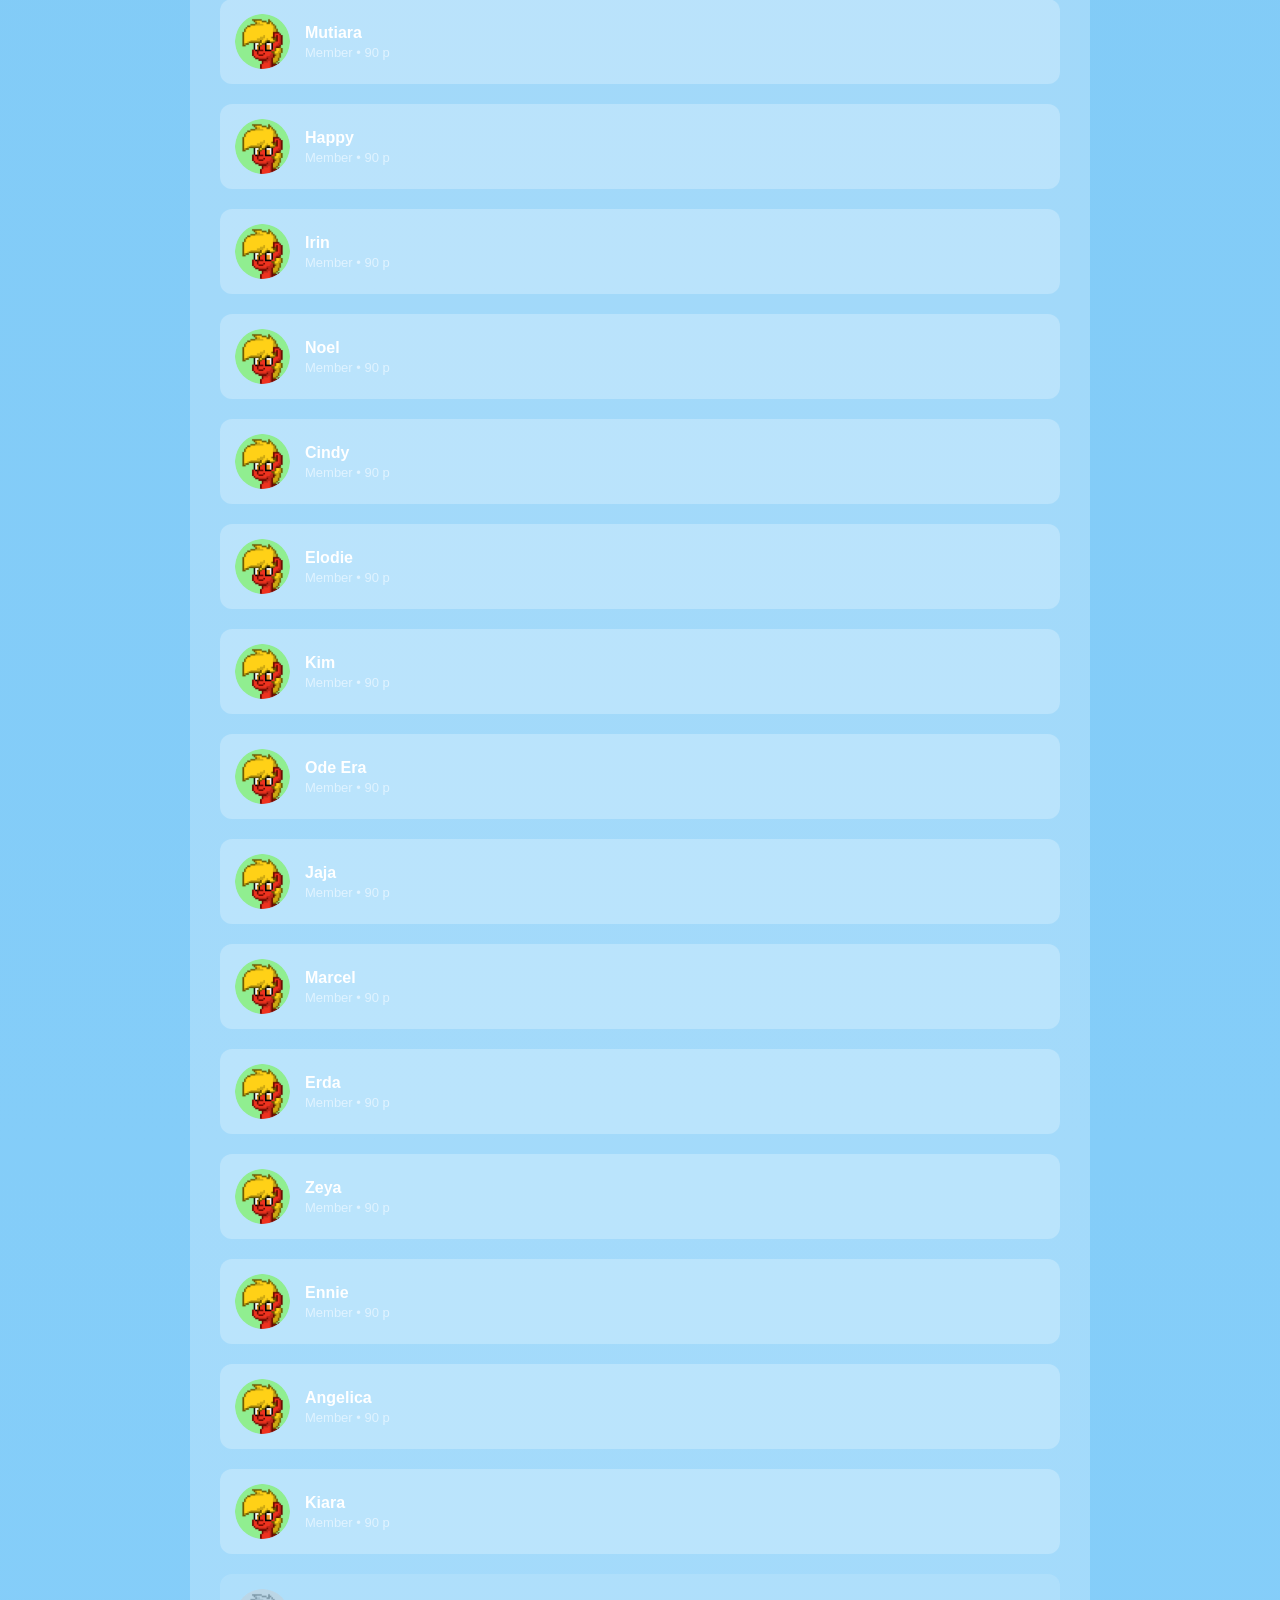
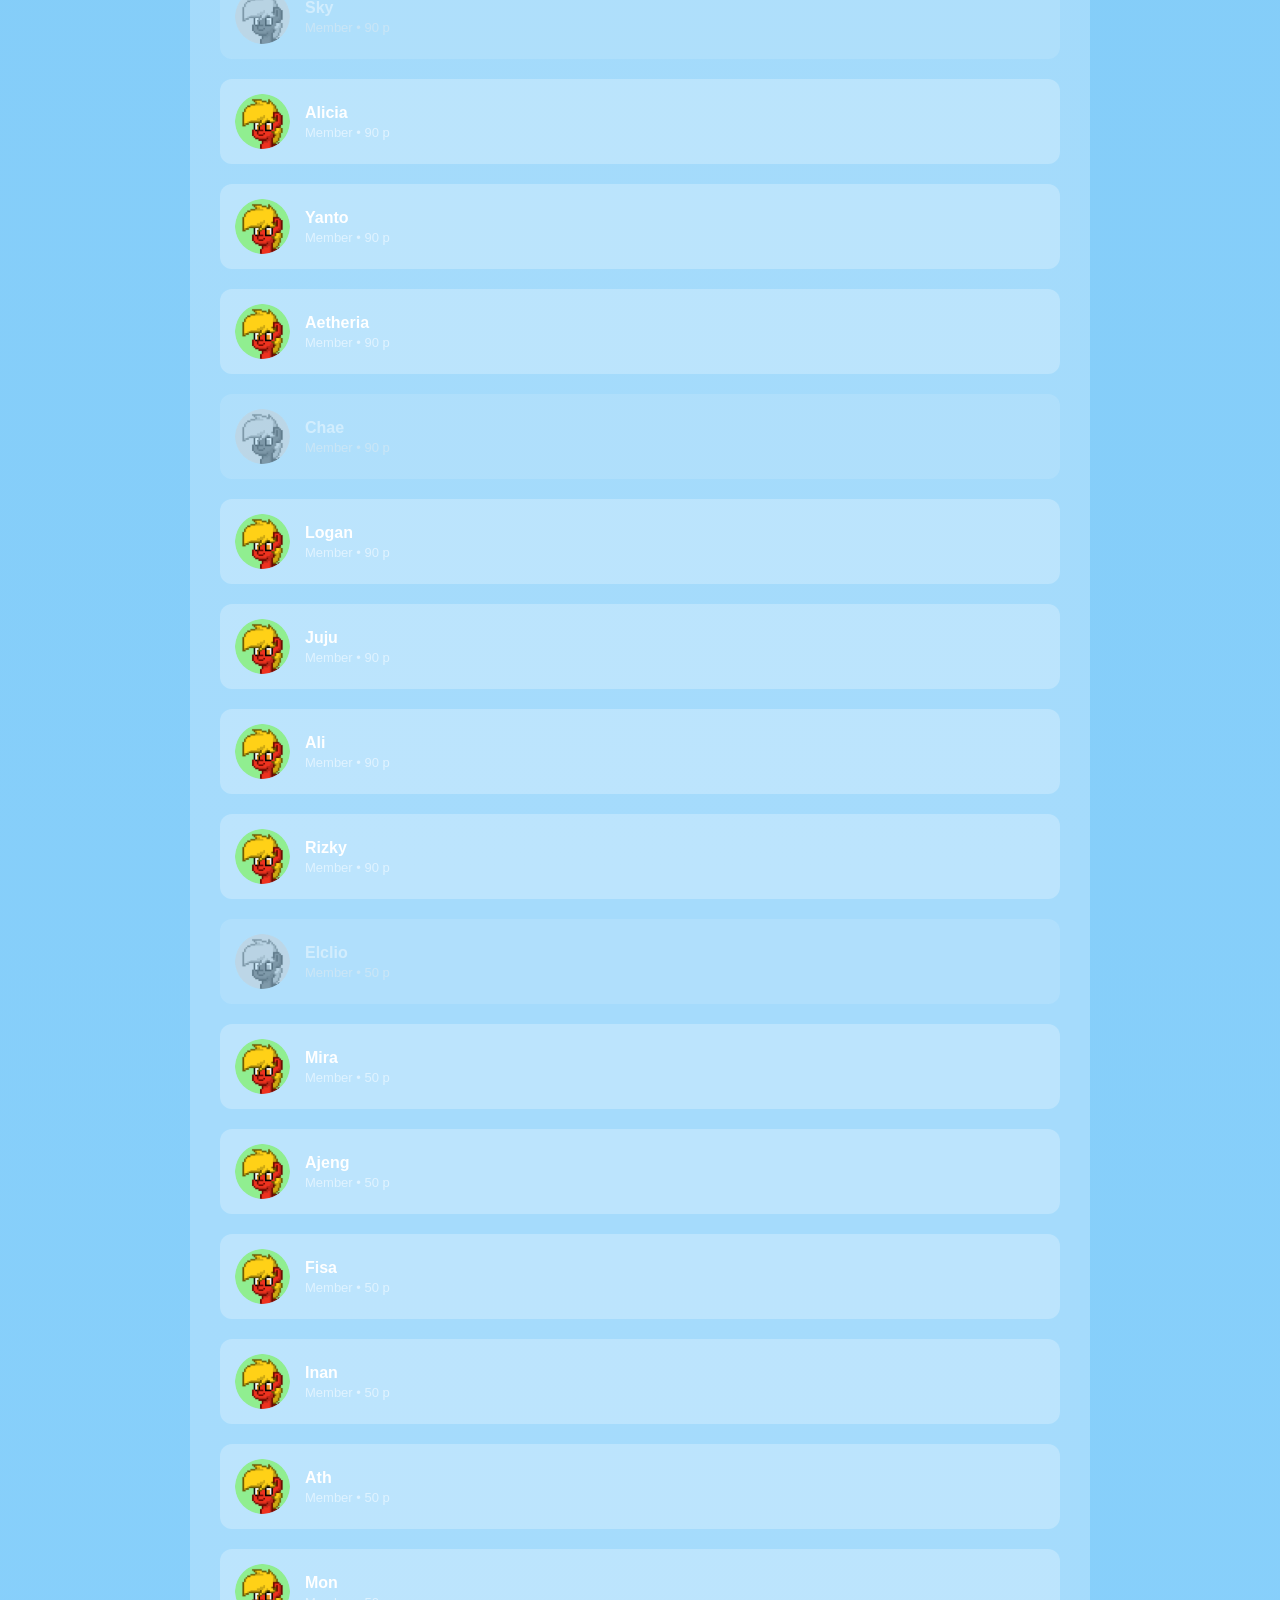
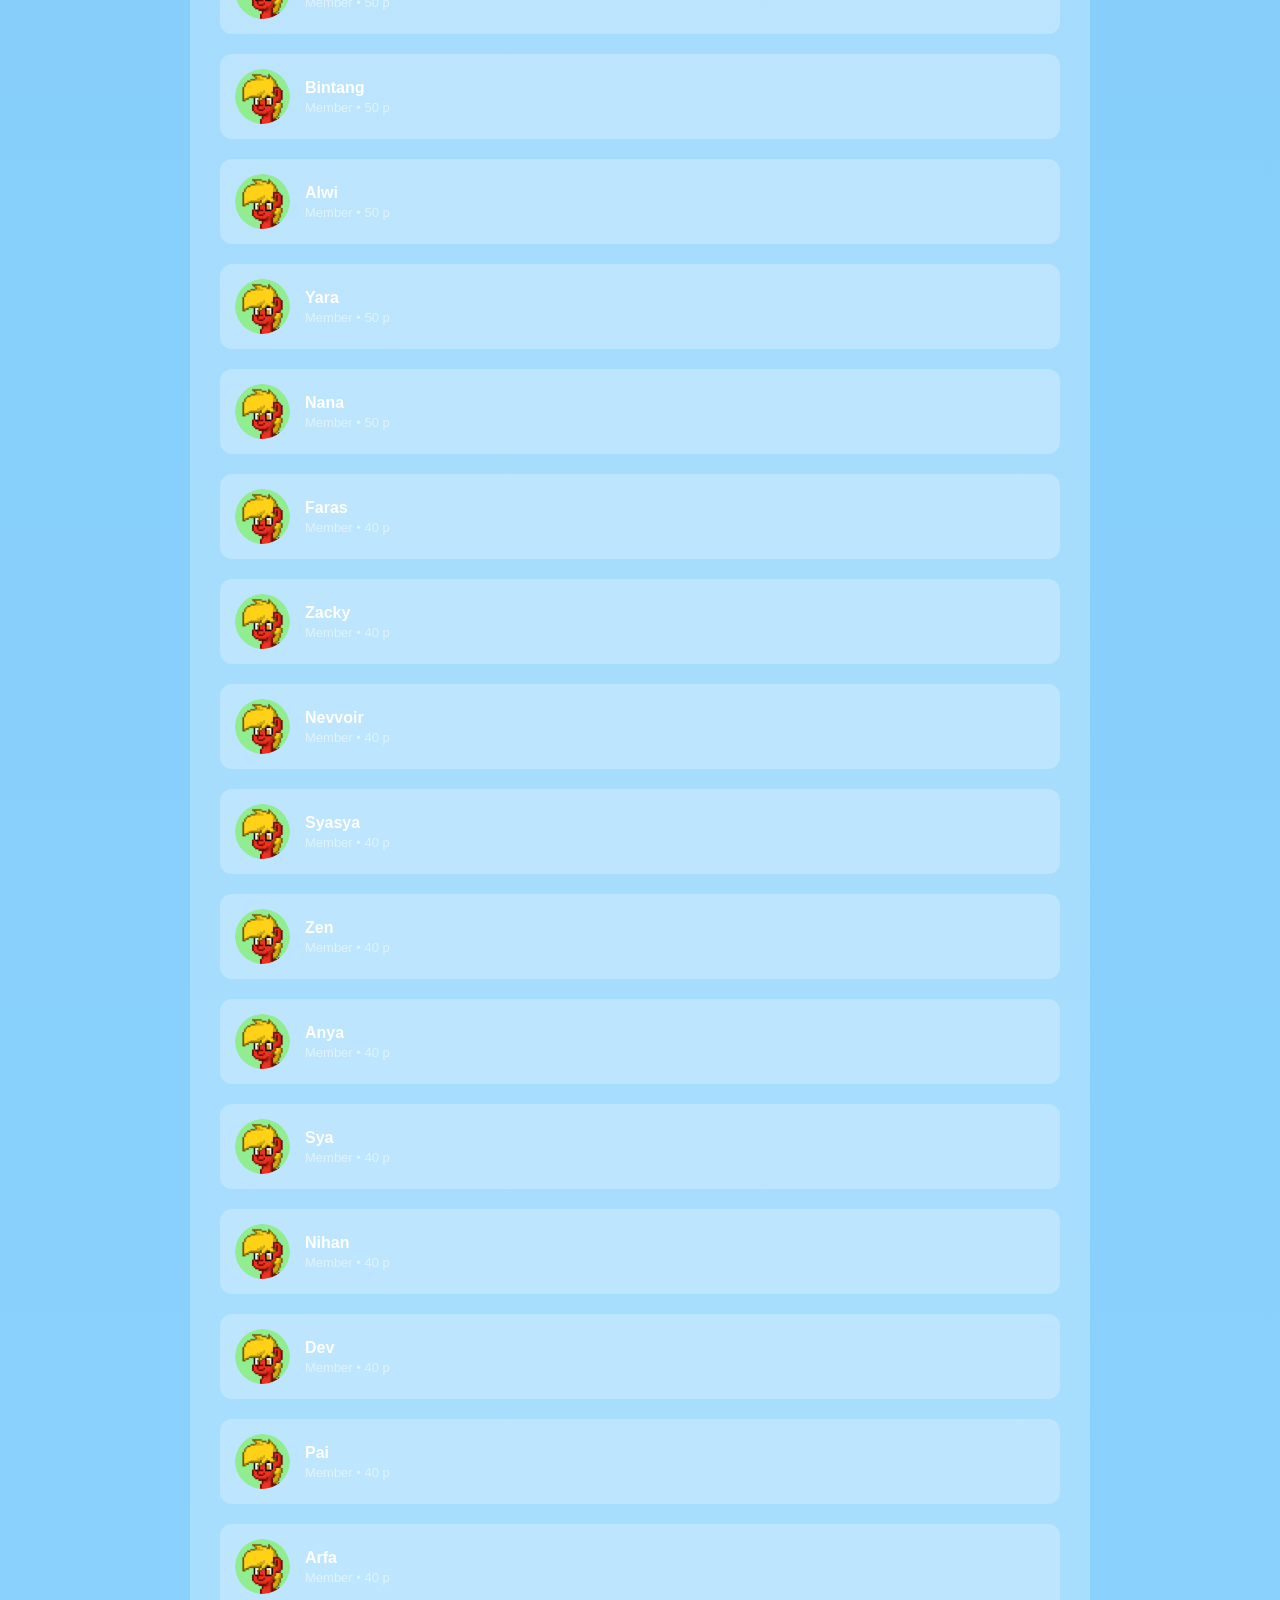
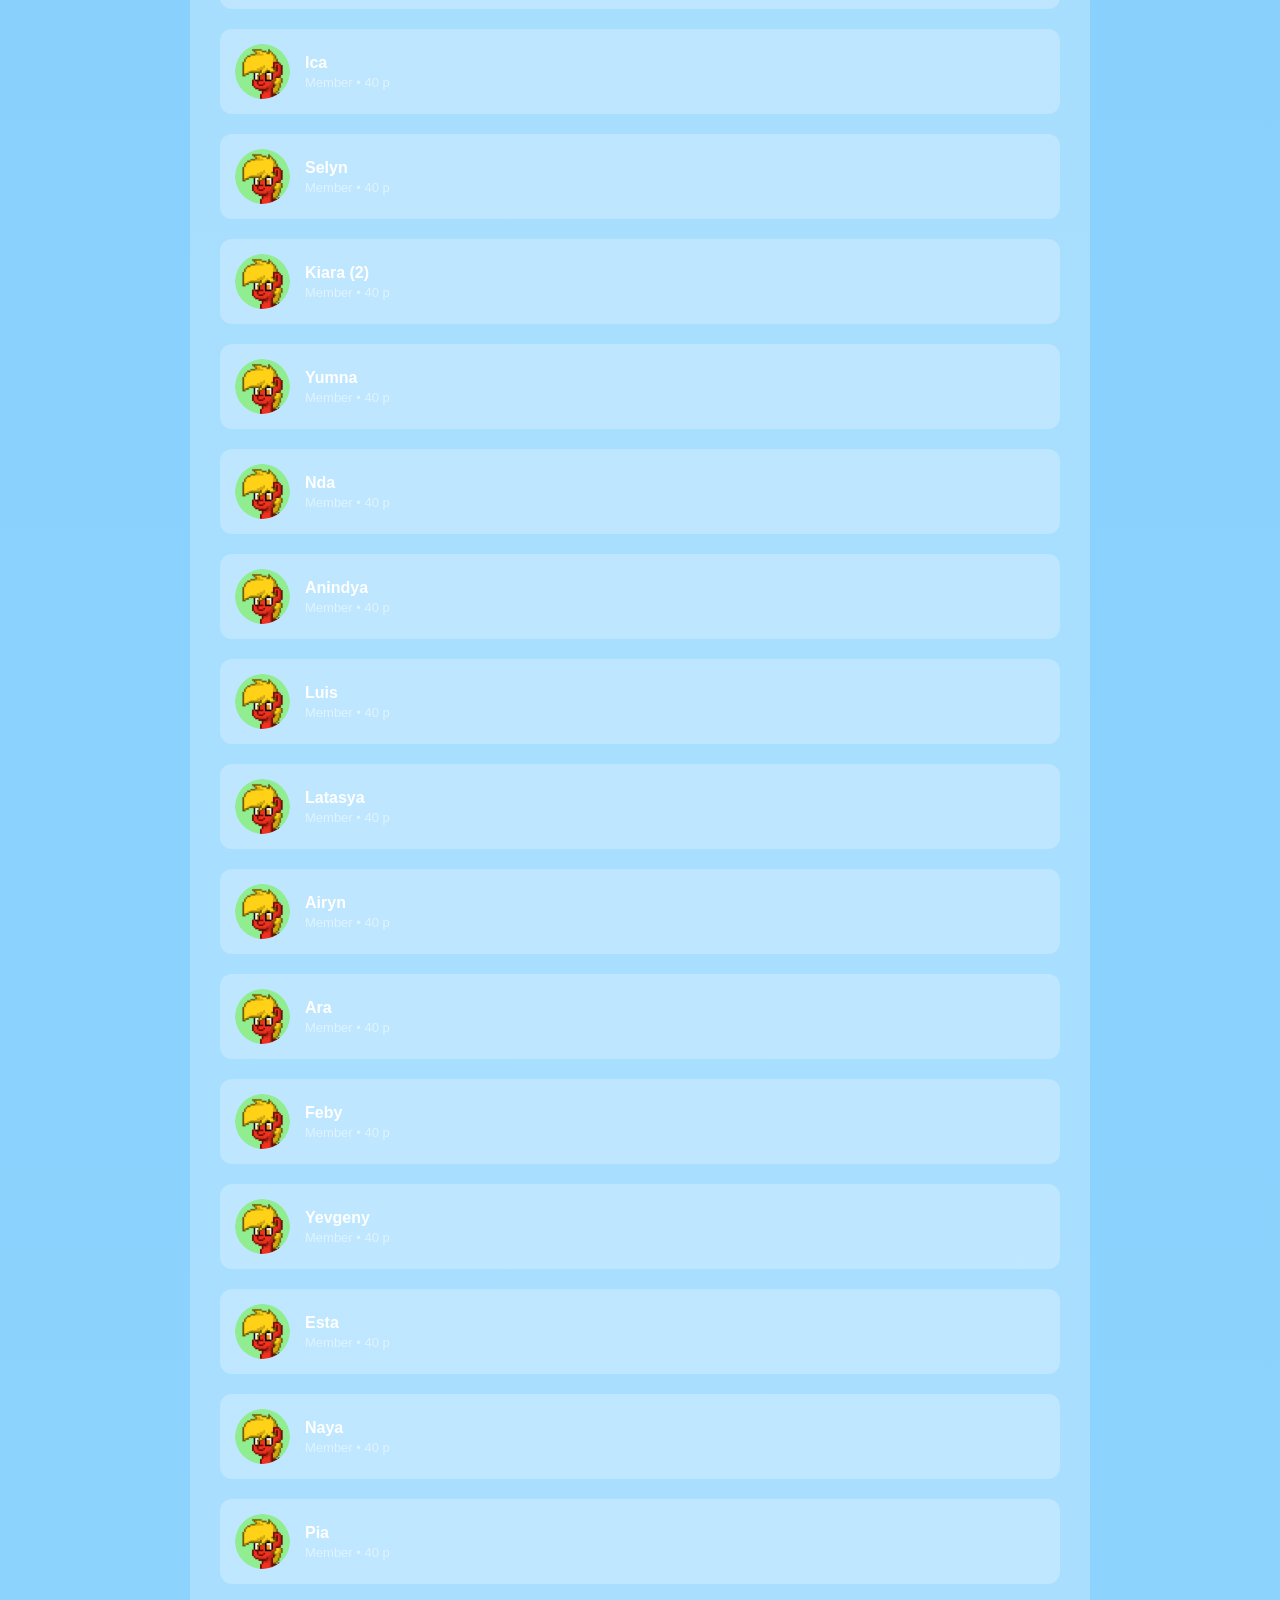
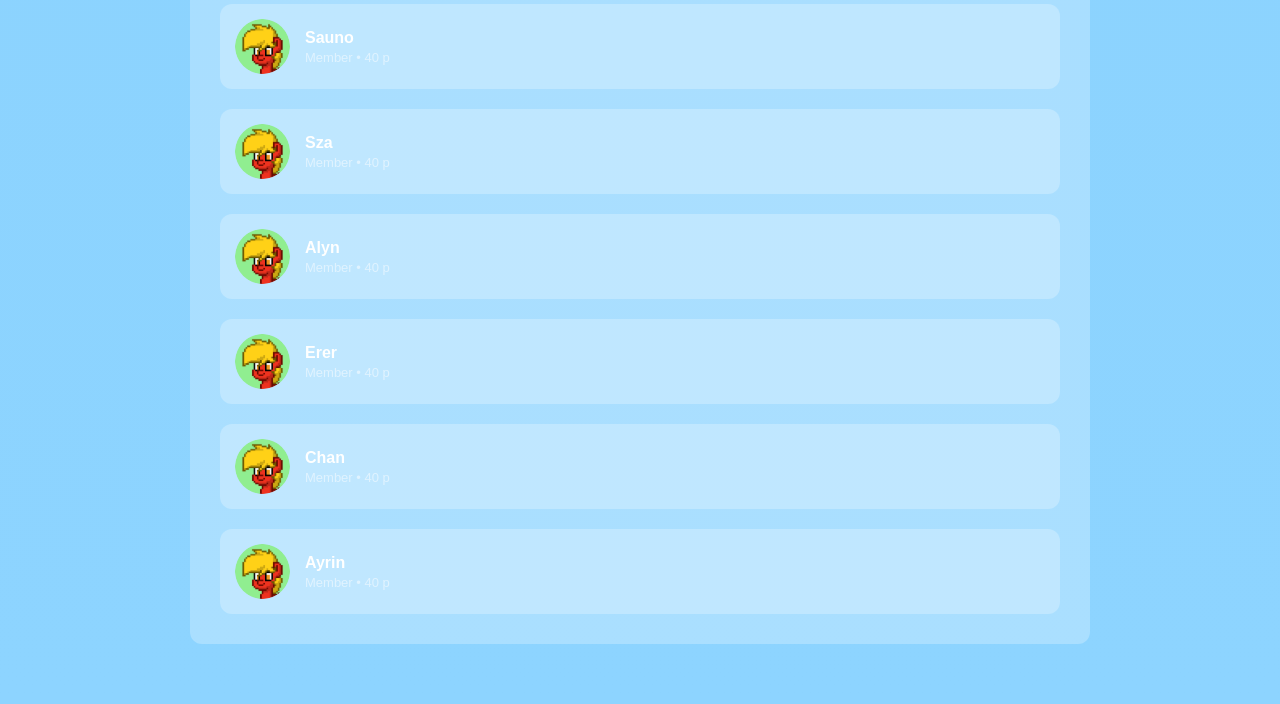
<file: pages/member/member-list.html>
<!DOCTYPE html>
<html lang="id">
<head>
    <meta charset="UTF-8">
    <meta name="viewport" content="width=device-width, initial-scale=1.0">
    <title>Daftar Member</title>

    <link rel="icon" href="../../assets/img/favicon.ico">
    <link rel="stylesheet" href="../../assets/css/beranda/global.css">
    <link rel="stylesheet" href="../../assets/css/member-list.css">
</head>
<body>

<header class="navbar">
    <h1 class="logo">Shining Light Cloud</h1>
    <a href="../../index.html" class="back-btn">Kembali</a>
</header>

<div class="container">
    <h2>Daftar Member</h2>
    <p>Pilih member untuk melihat detail</p>

    <!-- 🔍 SEARCH -->
    <div class="search-box">
        <input 
            type="text" 
            id="searchInput" 
            placeholder="Cari nama member..."
        >
    </div>

    <div id="memberList"></div>
</div>

<!-- 🔥 WAJIB pakai module biar bisa import data -->
<script type="module" src="../../assets/js/member-list.js"></script>

</body>
</html>
</file>
<file: assets/css/admin.css>
body {
    margin: 0;
    font-family: Arial, sans-serif;
    min-height: 100vh;

    background: linear-gradient(180deg, #7BC6F2, #8DD4FF);
}

.logo {
    font-size: 17px;
    font-weight: bold;
}

.container {
    width: 90%;
    max-width: 900px;
    margin: 60px auto;
    padding: 30px;

    background: rgba(255,255,255,0.25);
    border-radius: 12px;

    color: white;
    text-align: center;
}

.admin-card {
    display: flex;
    align-items: center;
    gap: 15px;

    background: rgba(255,255,255,0.25);
    padding: 15px;
    margin-top: 20px;

    border-radius: 12px;
    text-decoration: none;
    color: white;

    transition: 0.25s;
}

.admin-card:hover {
    transform: translateY(-5px);
    background: rgba(255,255,255,0.35);
}

.profil-img {
    width: 55px;
    height: 55px;
    object-fit: cover;
    border-radius: 50%;
}

.text {
    text-align: left;
}

.text h3 {
    margin: 0;
    font-size: 16px;
}

.text p {
    margin: 3px 0 0 0;
    font-size: 13px;
    color: #e0f3ff;
}

@media (max-width: 600px) {

    .navbar {
        padding: 12px 18px;
    }

    .logo {
        font-size: 15px;
    }

    .back-btn {
        padding: 5px 12px;
        font-size: 13px;
    }

    .container {
        width: 92%;
        margin: 40px auto;
        padding: 20px;
    }

    .admin-card {
        padding: 12px;
        gap: 12px;
    }

    .profil-img {
        width: 48px;
        height: 48px;
    }

    .text h3 {
        font-size: 15px;
    }

    .text p {
        font-size: 12px;
    }
}
</file>
<file: assets/css/beranda/global.css>
* {
    margin: 0;
    padding: 0;
    box-sizing: border-box;
}

html { scroll-behavior: smooth;}

body {
    font-family: Arial, sans-serif;
    transition: background 0.5s ease, color 0.5s ease;
   background: linear-gradient(
    180deg,
    #7BC6F2 0%,
    #86CEFA 10%,
    #91D6FF 20%,
    #9CDEFF 30%,
    #A7E5FF 40%,
    #B2ECFF 50%,
    #BDEFFF 60%,
    #C6F2FF 70%,
    #CFF5FF 80%,
    #D8F8FF 90%,
    #E0FAFF 100%
);
}

.section {
    padding: 80px 20px;
    text-align: center;
    scroll-margin-top: 100px;
    color: white;
}

.section h2 {
    margin-bottom: 20px;
}

.section p {
    margin-bottom: 20px;
}

.section a {
    margin-top: 10px;
}

.about, .team, .activity, .join, .social, .ranking, .member-list {
    background: transparent;
}

.bttn {
    display: inline-block;
    color: rgb(255, 255, 255);
    text-decoration: none;
    border: 2px solid rgb(255, 255, 255);
    padding: 12px 25px;
    border-radius: 8px;
    transition: 0.3s;
}

.btn {
    display: inline-block;
    color: black;
    text-decoration: none;
    border: 2px solid black;
    padding: 12px 25px;
    border-radius: 8px;
    transition: 0.3s;
}
.btn:hover {
    background: rgba(255,255,255,0.2);
}

/* ===== NAVBAR GLOBAL ===== */
.navbar {
    width: 100%;
    display: flex;
    justify-content: space-between;
    align-items: center;

    padding: 16px 28px;    /* dibuat konsisten */
    background: rgba(76, 143, 203, 0.9);
    backdrop-filter: blur(6px);

    color: white;
    position: sticky;
    top: 0;
    z-index: 100;

    box-shadow: 0 3px 12px rgba(0,0,0,0.15);
}

.logo {
    font-weight: bold;
    font-size: 18px;
}


/* ===== NAVBAR MENU SCROLL (OPSIONAL, hanya beranda yang pakai) ===== */
.nav-scroll {
    overflow-x: auto;
    white-space: nowrap;
    max-width: 65%;
}
.nav-scroll::-webkit-scrollbar { display: none; }

.nav-scroll ul { 
    display: flex; 
    padding: 0;
    margin: 0;
}

.nav-scroll li { 
    list-style: none; 
}

.nav-scroll li a {
    text-decoration: none;
    color: white;
    font-weight: bold;

    padding: 0 15px;
    border-right: 1px solid rgba(255,255,255,0.4);

    transition: 0.25s;
}

.nav-scroll li:last-child a {
    border-right: none;
}

.nav-scroll li a:hover {
    opacity: 0.7;
}

.back-btn {
    text-decoration: none;
    color: white;
    border: 2px solid rgba(255,255,255,0.85);

    padding: 7px 18px;
    border-radius: 12px;
    font-weight: bold;

    transition: 0.25s;
}

.back-btn:hover {
    background: rgba(255,255,255,0.18);
}
</file>
<file: assets/css/gallery.css>
/* ================= BODY ================= */
body {
    margin: 0;
    font-family: Arial, sans-serif;
    min-height: 100vh;
    background: linear-gradient(180deg, #73B4E6, #99D5FF);
    background-attachment: fixed;
}

/* ================= CONTAINER ================= */
.container {
    width: 90%;
    max-width: 1100px;
    margin: 50px auto;
    background: rgba(255,255,255,0.15);
    padding: 25px;
    border-radius: 14px;
    backdrop-filter: blur(10px);
}

.title {
    font-size: 28px;
    color: white;
}

.subtitle {
    font-size: 14px;
    color: #eaf6ff;
    margin-bottom: 15px;
}

/* ================= MONTH MENU ================= */
.month-menu {
    display: flex;
    gap: 10px;
    margin-bottom: 20px;

    overflow-x: auto;
    white-space: nowrap;
    padding-bottom: 5px;
}

.month-menu::-webkit-scrollbar {
    display: none;
}

/* 🔥 FIX UTAMA: RESET BUTTON */
.month-btn {
    appearance: none;
    -webkit-appearance: none;
    -moz-appearance: none;

    border: none;
    outline: none;

    flex: 0 0 auto;
    padding: 6px 14px;

    border-radius: 12px; /* samain sama back-btn */
    background: rgba(255,255,255,0.6);
    color: #003666;

    cursor: pointer;
    font-weight: 600;
    font-size: 13px;

    transition: 0.2s;
}

.month-btn:hover {
    transform: scale(1.05);
}

.month-btn.active {
    background: #4c8fcb;
    color: white;
}

/* ================= FILTER MENU ================= */
.filter-menu {
    display: flex;
    gap: 10px;
    margin-bottom: 25px;

    overflow-x: auto;
    white-space: nowrap;
    padding-bottom: 5px;
}

.filter-menu::-webkit-scrollbar {
    display: none;
}

/* 🔥 FIX BUTTON JUGA */
.filter-menu button {
    appearance: none;
    -webkit-appearance: none;
    -moz-appearance: none;

    border: none;
    outline: none;

    flex: 0 0 auto;
    padding: 6px 14px;

    border-radius: 12px;
    background: rgba(255,255,255,0.4);
    color: #003666;

    cursor: pointer;
    font-weight: 600;
    font-size: 13px;

    transition: 0.2s;
}

.filter-menu button:hover {
    transform: scale(1.05);
}

.filter-menu button.active {
    background: #4c8fcb;
    color: white;
}

/* ================= GALLERY GRID ================= */
.gallery-grid {
    display: grid;
    grid-template-columns: repeat(auto-fill, minmax(200px, 1fr));
    gap: 18px;
}

/* ================= CARD ================= */
.card {
    background: white;
    border-radius: 12px;
    padding: 10px;
    transition: 0.25s;
}

.card:hover {
    transform: translateY(-4px);
}

.card img {
    width: 100%;
    height: 130px;
    object-fit: cover;
    border-radius: 10px;
    cursor: pointer;
}

.card h3 {
    font-size: 13px;
    margin: 6px 0 2px;
}

.card p {
    font-size: 11px;
    color: #777;
}

/* ================= LIGHTBOX ================= */
.lightbox {
    display: none;
    position: fixed;
    z-index: 999;

    top: 0;
    left: 0;
    width: 100%;
    height: 100%;

    background: rgba(0,0,0,0.85);

    justify-content: center;
    align-items: center;
}

.lightbox.show {
    display: flex;
}

.lightbox img {
    max-width: 90%;
    max-height: 85%;
    border-radius: 10px;
}

.lightbox .close {
    position: absolute;
    top: 20px;
    right: 30px;

    font-size: 30px;
    color: white;
    cursor: pointer;
}

/* ================= MOBILE ================= */
@media (max-width: 600px) {

    .container {
        padding: 18px;
    }

    .title {
        font-size: 22px;
    }

    .subtitle {
        font-size: 13px;
    }

    .month-btn,
    .filter-menu button {
        font-size: 12px;
        padding: 5px 10px;
    }

    .gallery-grid {
        grid-template-columns: repeat(auto-fill, minmax(140px, 1fr));
    }

    .card img {
        height: 100px;
    }

    .lightbox img {
        max-width: 95%;
        max-height: 80%;
    }
}
</file>
<file: assets/css/ranking.css>
/* RESET */
* {
    margin: 0;
    padding: 0;
    box-sizing: border-box;
    font-family: 'Segoe UI', Arial, sans-serif;
}

/* BODY */
body {
    background: linear-gradient(180deg, #a8ddff, #d7f1ff);
    min-height: 100vh;
}

/* NAVBAR */
.navbar {
    width: 100%;
    display: flex;
    justify-content: space-between;
    align-items: center;
    padding: 16px 28px;
    background: rgba(76,143,203,0.9);
    backdrop-filter: blur(6px);
    color: white;
    position: sticky;
    top: 0;
    z-index: 100;
    box-shadow: 0 3px 12px rgba(0,0,0,0.15);
}

.logo {
    font-weight: bold;
    font-size: 18px;
}

.back-btn {
    text-decoration: none;
    color: white;
    border: 2px solid rgba(255,255,255,0.85);
    padding: 7px 18px;
    border-radius: 12px;
    font-weight: bold;
    transition: 0.25s;
}

.back-btn:hover {
    background: rgba(255,255,255,0.2);
}

/* WRAPPER */
.ranking {
    text-align: center;
    padding: 40px 20px;
}

h2 {
    color: #004080;
    font-size: 28px;
    margin-bottom: 25px;
}

.sub-title {
    margin-bottom: 15px;
    color: #004080;
}

/* SEARCH */
.title-row {
    max-width: 850px;
    margin: 0 auto 25px;
    display: flex;
    justify-content: space-between;
    align-items: center;
    padding: 0 12px;
}

.search-wrapper input {
    width: 230px;
    padding: 12px 18px;
    border-radius: 25px;
    border: none;
    background: white;
    outline: none;
    text-align: center;
    box-shadow: 0 5px 15px rgba(0,0,0,0.08);
    transition: 0.3s;
}

.search-wrapper input:focus {
    transform: scale(1.05);
    box-shadow: 0 8px 20px rgba(0,0,0,0.15);
}

/* MAIN WRAPPER */
.ranking-container {
    max-width: 850px;
    margin: 0 auto 40px;
}

/* LIST */
.rank-container,
.admin-card-list {
    display: flex;
    flex-direction: column;
    gap: 18px;
    width: 100%;
    margin: 0 auto;
}

/* CARD */
.rank-card {
    display: flex;
    align-items: center;
    justify-content: space-between;
    background: #f3faff;
    border: 1px solid #e4f1ff;
    border-left: 5px solid #4c8fcb;
    padding: 18px 20px;
    border-radius: 14px;
    box-shadow: 0 5px 14px rgba(0,0,0,0.10);
    animation: fadeIn 0.4s ease;
}

/* LEFT */
.rank-left {
    display: flex;
    align-items: center;
    gap: 16px;
}

.rank-number {
    font-size: 24px;
    font-weight: bold;
    width: 40px;
    text-align: center;
}

.rank-avatar {
    width: 70px;
    height: 70px;
    border-radius: 50%;
    object-fit: cover;
    border: 4px solid #fff;
    box-shadow: 0 0 10px rgba(0,0,0,0.15);
}

.rank-info h4 {
    font-size: 18px;
    font-weight: bold;
    color: #003666;
}

.rank-info span {
    display: block;
    font-size: 13px;
    color: #336699;
}

/* RIGHT */
.rank-right {
    text-align: right;
}

.rank-point {
    font-weight: bold;
    color: #003666;
    font-size: 17px;
}

.rank-tier {
    margin-top: 6px;
    padding: 6px 14px;
    border-radius: 10px;
    font-size: 13px;
    display: inline-block;
}

/* TOP 3 */
.top1 { background: linear-gradient(90deg, gold, #fff3b0); }
.top2 { background: linear-gradient(90deg, silver, #f5f5f5); }
.top3 { background: linear-gradient(90deg, #cd7f32, #f0c29b); }

/* INACTIVE */
.inactive {
    opacity: 0.5;
}

.inactive h4,
.inactive span {
    text-decoration: line-through;
}

/* TIER COLORS */
.tier-splus { background: #ff4d4d; color:white; }
.tier-s     { background: #ffd54f; }
.tier-aplus { background: #b388ff; }
.tier-a     { background: #64b5f6; }
.tier-bplus { background: #ffcc80; }
.tier-b     { background: #d0d9ff; }
.tier-c     { background: #f5f5f5; }
.tier-d     { background: #e0e0e0; color:#777; }

/* TIER INFO BOX */
.tier-info {
    max-width: 850px;
    margin: 50px auto;
    background: white;
    padding: 30px;
    border-radius: 18px;
    text-align: left;
    box-shadow: 0 6px 20px rgba(0,0,0,0.1);
}

.tier-info h3 {
    font-size: 22px;
    font-weight: bold;
    margin-bottom: 20px;
    color: #003666;
}

.tier-list {
    list-style: none;
}

.tier-list li {
    background: #f3faff;
    border: 1px solid #e4f1ff;
    border-left: 5px solid #4c8fcb;
    padding: 14px 18px;
    border-radius: 12px;
    margin-bottom: 14px;
    transition: 0.2s;
}

.tier-list li:hover {
    background: #eaf6ff;
    transform: translateX(4px);
}

.tier-list strong {
    font-size: 16px;
    color: #003666;
}

.tier-list span {
    display: block;
    margin-top: 4px;
    font-size: 13px;
    color: #4b6b88;
}

.tier-note {
    margin-top: 18px;
    font-size: 14px;
    color: #004080;
    background: #eef6fb;
    padding: 12px;
    border-radius: 10px;
}

/* POINT SYSTEM */
.point-system {
    max-width: 600px;
    margin: 40px auto;
    background: white;
    padding: 25px;
    border-radius: 18px;
    box-shadow: 0 6px 18px rgba(0,0,0,0.12);
    text-align: left;
    animation: fadeIn 0.3s ease;
}

.point-system h3 {
    text-align: center;
    font-size: 22px;
    margin-bottom: 18px;
    color: #003666;
    font-weight: bold;
}

.point-table {
    display: grid;
    grid-template-columns: 1fr 1fr;
    gap: 14px;
}

.point-item {
    background: #f3faff;
    border: 1px solid #e2efff;
    border-left: 5px solid #4c8fcb;
    padding: 12px 16px;
    border-radius: 12px;
}

.point-item h4 {
    font-size: 16px;
    font-weight: bold;
    color: #003666;
}

.point-item p {
    font-size: 14px;
    color: #4b6b88;
    margin-top: 4px;
}

.point-note {
    margin-top: 15px;
    font-size: 14px;
    color: #003666;
    padding: 10px;
    background: #eef6fb;
    border-radius: 10px;
}

/* ANIMATION */
@keyframes fadeIn {
    from { opacity: 0; transform: translateY(6px); }
    to { opacity: 1; transform: translateY(0); }
}

/* RESPONSIVE */
@media (max-width: 600px) {
    .title-row {
        flex-direction: column;
        gap: 15px;
    }

    .rank-card {
        flex-direction: column;
        align-items: flex-start;
        gap: 14px;
    }

    .rank-right {
        text-align: left;
        width: 100%;
    }

    .point-table {
        grid-template-columns: 1fr;
    }
}
</file>
<file: assets/css/rules-page.css>
/* HEADER */
.rules-header {
    text-align: center;
    padding: 80px 20px 40px;
}

.rules-header h1 {
    font-size: 38px;
    margin-bottom: 10px;
    letter-spacing: 1px;
    font-weight: 700;
}

.rules-header p {
    opacity: 0.75;
    font-size: 15px;
}

/* CONTENT WRAPPER */
.rules-content {
    max-width: 850px;
    margin: auto;
    padding: 20px;
}

/* GROUP TITLE */
.rules-group {
    margin-bottom: 45px;
}

.rules-group h2 {
    margin-bottom: 18px;
    font-size: 24px;
    padding-left: 12px;
    border-left: 4px solid #7BC6F2; /* warna biru khas SLC */
    color: #fff;
    font-weight: 700;
}

/* RULE ITEM */
.rule-item {
    background: rgba(255, 255, 255, 0.06);
    padding: 18px 22px;
    border-radius: 12px;
    margin-bottom: 18px;
    transition: 0.25s ease;
    border: 1px solid rgba(255, 255, 255, 0.08);
    backdrop-filter: blur(4px);
}

.rule-item h3 {
    margin-bottom: 6px;
    font-size: 17px;
    font-weight: 600;
}

.rule-item p {
    font-size: 14px;
    opacity: 0.9;
    line-height: 1.45;
}

/* HOVER EFFECT */
.rule-item:hover {
    background: rgba(255, 255, 255, 0.12);
    border-color: rgba(255, 255, 255, 0.18);
    transform: translateY(-3px);
}

/* FOOTER */
.rules-footer {
    text-align: center;
    padding: 45px 20px 80px;
    opacity: 0.75;
    font-size: 14px;
    line-height: 1.4;
}

/* BACK BUTTON */
.back-btn {
    text-decoration: none;
    color: white;
    border: 2px solid white;
    padding: 7px 16px;
    border-radius: 8px;
    font-weight: bold;
    transition: 0.3s;
}

.back-btn:hover {
    background: rgba(255,255,255,0.2);
}

/* RESPONSIVE */
@media (max-width: 600px) {

    .rules-header {
        padding: 25px 10px;
    }

    .rules-header h1 {
        font-size: 24px;
    }

    .rules-header p {
        font-size: 13px;
    }

    .rules-content {
        padding: 10px;
    }

    .rule-item {
        padding: 15px;
        border-radius: 10px;
    }

    .rule-item h3 {
        font-size: 14px;
    }

    .rule-item p {
        font-size: 12px;
    }

    .rules-group h2 {
        font-size: 18px;
        padding-left: 10px;
    }
}
</file>
<file: assets/css/member-card.css>
/* ==================== BASE ==================== */
body {
    margin: 0;
    font-family: "Poppins", Arial, sans-serif;
    min-height: 100vh;
    background: linear-gradient(180deg, #0A1A2F, #14324F, #1A3F61);
}

.wrapper {
    width: 100%;
    display: flex;
    justify-content: center;
    margin-top: 55px;
}

/* ==================== CARD BASE ==================== */
.card-container {
    width: 360px;
    padding: 30px;
    text-align: center;
    color: #fff;
    background: rgba(20, 32, 48, 0.75);
    border-radius: 18px;
    backdrop-filter: blur(12px);
    position: relative;
    overflow: hidden;
    border: 4px solid transparent;
    transition: 0.3s ease;
}

/* Gold frame overlay (ML style) */
.card-container::before {
    content: "";
    position: absolute;
    inset: -2px;
    border-radius: 20px;
    padding: 4px;
    background: linear-gradient(135deg, #ffffff55, #d6b870, #9B7C34, #6A5324);
    mask: 
        linear-gradient(#fff 0 0) content-box, 
        linear-gradient(#fff 0 0);
    mask-composite: exclude;
    pointer-events: none;
}

/* Shine effect sweeping */
.card-container::after {
    content: "";
    position: absolute;
    top: 0;
    left: -150%;
    width: 80%;
    height: 100%;
    background: linear-gradient(75deg, transparent, rgba(255,255,255,0.18), transparent);
    transform: skewX(-25deg);
    animation: shine 4s infinite;
}

@keyframes shine {
    0% { left: -150%; }
    55% { left: 180%; }
    100% { left: 180%; }
}

/* ================= PHOTO ================= */
.photo img {
    width: 145px;
    height: 145px;
    object-fit: cover;
    border-radius: 50%;
    border: 5px solid #fff8;
    box-shadow: 0 0 20px rgba(255,255,255,0.35);
}

/* ================= NAME ================= */
.name {
    margin-top: 18px;
    font-size: 27px;
    font-weight: 700;
    text-shadow: 0 0 8px #000;
}

/* ================== TIER BADGE ================== */
.card-container .tier-badge {
    position: absolute;
    top: -14px;
    right: -14px;
    background: #000a;
    color: white;
    padding: 8px 20px;
    border-radius: 20px;
    font-weight: 700;
    font-size: 14px;
    backdrop-filter: blur(6px);
    text-transform: uppercase;
    letter-spacing: 1px;
    border: 2px solid #ffffff55;
}

/* ==================== TABLE ==================== */
.info-table {
    width: 100%;
    max-width: 280px;
    margin: 30px auto 0;
    border-collapse: collapse;
    font-size: 16px;
}

.info-table td {
    border: 1.8px solid rgba(255, 255, 255, 0.45);
    padding: 10px;
    background: rgba(255,255,255,0.05);
}

.info-table td:first-child {
    font-weight: bold;
    color: #d7e6ff;
}

/* =========================================================
   TIER COLORS AURA (versi sesuai warna asli yg kamu kirim)
   ========================================================= */

/* S+ */
.card-container.tier-splus {
    box-shadow:
        0 0 28px #ff4d4d55,
        0 0 55px #ff4d4d55,
        inset 0 0 16px #ff4d4d40;
    border-color: #ff4d4d;
}

/* S */
.card-container.tier-s {
    box-shadow:
        0 0 24px #ffd54f66,
        0 0 45px #ffd54f55,
        inset 0 0 14px #ffd54f40;
    border-color: #ffd54f;
}

/* A+ */
.card-container.tier-aplus {
    box-shadow:
        0 0 24px #b388ff66,
        0 0 45px #b388ff55,
        inset 0 0 14px #b388ff40;
    border-color: #b388ff;
}

/* A */
.card-container.tier-a {
    box-shadow:
        0 0 22px #64b5f666,
        0 0 40px #64b5f655,
        inset 0 0 12px #64b5f640;
    border-color: #64b5f6;
}

/* B+ */
.card-container.tier-bplus {
    box-shadow:
        0 0 22px #ffcc8066,
        0 0 40px #ffcc8055,
        inset 0 0 12px #ffcc8040;
    border-color: #ffcc80;
}

/* B */
.card-container.tier-b {
    box-shadow:
        0 0 22px #d0d9ff66,
        0 0 38px #d0d9ff55,
        inset 0 0 12px #d0d9ff40;
    border-color: #d0d9ff;
}

/* C */
.card-container.tier-c {
    box-shadow:
        0 0 18px #f5f5f555,
        0 0 30px #dcdcdc55;
    border-color: #f5f5f5;
}

/* D */
.card-container.tier-d {
    box-shadow:
        0 0 12px #e0e0e055,
        0 0 24px #bfbfbf55;
    border-color: #e0e0e0;
}

/* ==================== MOBILE ==================== */
@media (max-width: 600px) {
    .wrapper {
        margin-top: 25px;
        padding: 0 15px;
    }
    .card-container {
        width: 100%;
        padding: 22px;
    }
    .photo img {
        width: 115px;
        height: 115px;
    }
    .name {
        font-size: 22px;
    }
}
</file>
<file: assets/css/member-list.css>
body {
    margin: 0;
    font-family: Arial, sans-serif;
    min-height: 100vh;
    background: linear-gradient(180deg, #7BC6F2, #8DD4FF);
}

.logo {
    font-size: 17px;
    font-weight: bold;
}

/* ===== CONTAINER (minor improvement only) ===== */
.container {
    width: 90%;
    max-width: 900px;
    margin: 60px auto;
    padding: 30px;

    background: rgba(255,255,255,0.25);
    border-radius: 12px;

    color: white;
    text-align: center;

    box-sizing: border-box;
}

/* ================= SEARCH ================= */
.search-box {
    margin: 20px 0 10px 0;
}

.search-box input {
    width: 100%;
    padding: 12px 18px;
    border-radius: 25px;
    border: none;
    outline: none;

    font-size: 14px;
    text-align: center;

    background: rgba(255,255,255,0.85);
    color: #003b66;

    box-shadow: 0 5px 15px rgba(0,0,0,0.08);
    transition: 0.25s;
    box-sizing: border-box;
}

.search-box input:focus {
    transform: scale(1.02);
    box-shadow: 0 8px 20px rgba(0,0,0,0.15);
}

.search-box input::placeholder {
    color: #7aaed6;
}

/* ===== MEMBER CARD ===== */
.member-card {
    display: flex;
    align-items: center;
    gap: 15px;

    background: rgba(255,255,255,0.25);
    padding: 15px;
    margin-top: 20px;

    border-radius: 12px;
    text-decoration: none;
    color: white;

    transition: 0.25s;
    cursor: pointer;
}

.member-card:hover {
    transform: translateY(-5px);
    background: rgba(255,255,255,0.35);
}

/* ===== PROFILE IMAGE ===== */
.profil-img {
    width: 55px;
    height: 55px;
    object-fit: cover;
    border-radius: 50%;
}

/* ===== TEXT ===== */
.text {
    text-align: left;
}

.text h3 {
    margin: 0;
    font-size: 16px;
}

.text p {
    margin: 3px 0 0 0;
    font-size: 13px;
    color: #e0f3ff;
}

/* ===== INACTIVE ===== */
.member-card.inactive {
    opacity: 0.5;
    filter: grayscale(100%);
}

/* ================= RESPONSIVE ================= */

/* TABLET */
@media (max-width: 600px) {

    .container {
        margin: 30px 15px;
        padding: 20px;
    }

    .member-card {
        padding: 12px;
        gap: 12px;
    }

    .profil-img {
        width: 45px;
        height: 45px;
    }

    .text h3 {
        font-size: 14px;
    }

    .text p {
        font-size: 12px;
    }
}

/* SMALL PHONE */
@media (max-width: 400px) {

    .container {
        margin: 20px 10px;
        padding: 15px;
    }

    .member-card {
        flex-direction: column;
        align-items: flex-start;
    }

    .profil-img {
        width: 40px;
        height: 40px;
    }

    .text h3 {
        font-size: 13px;
    }

    .text p {
        font-size: 11px;
    }
}
</file>
